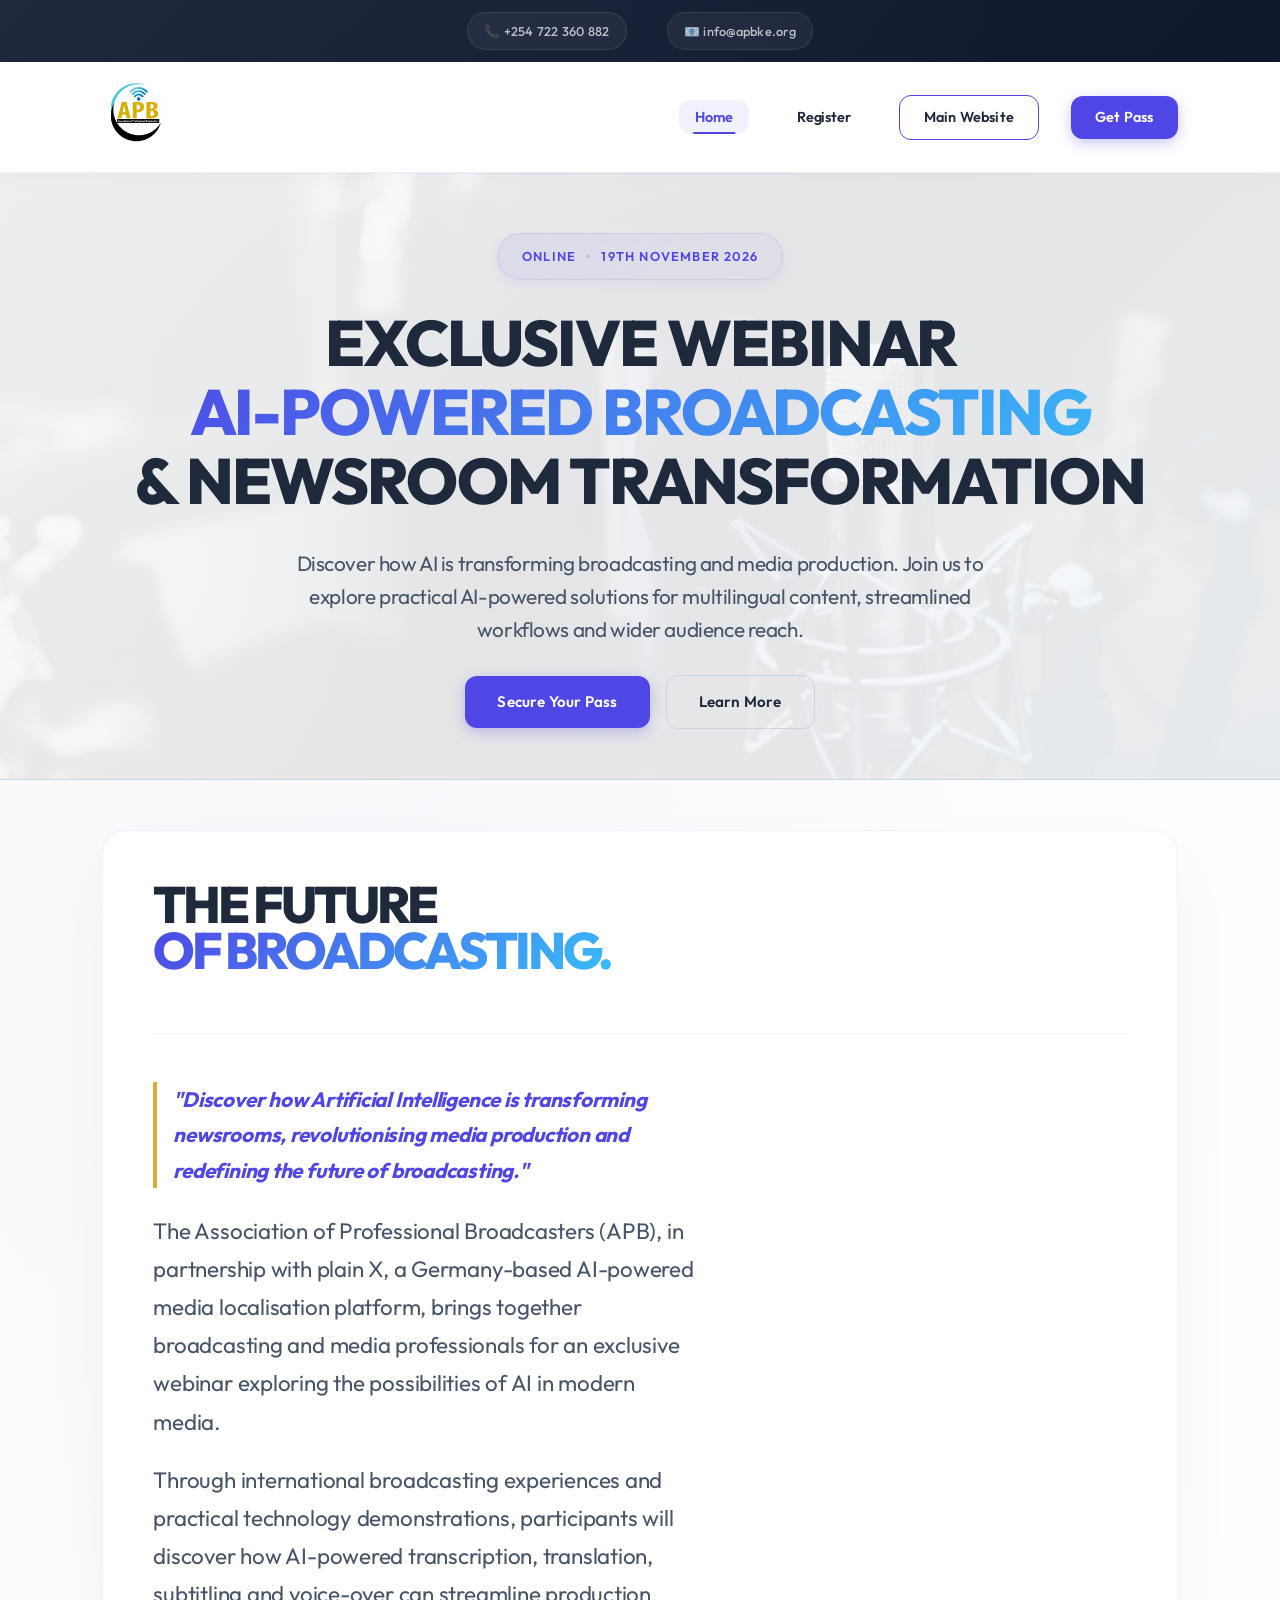
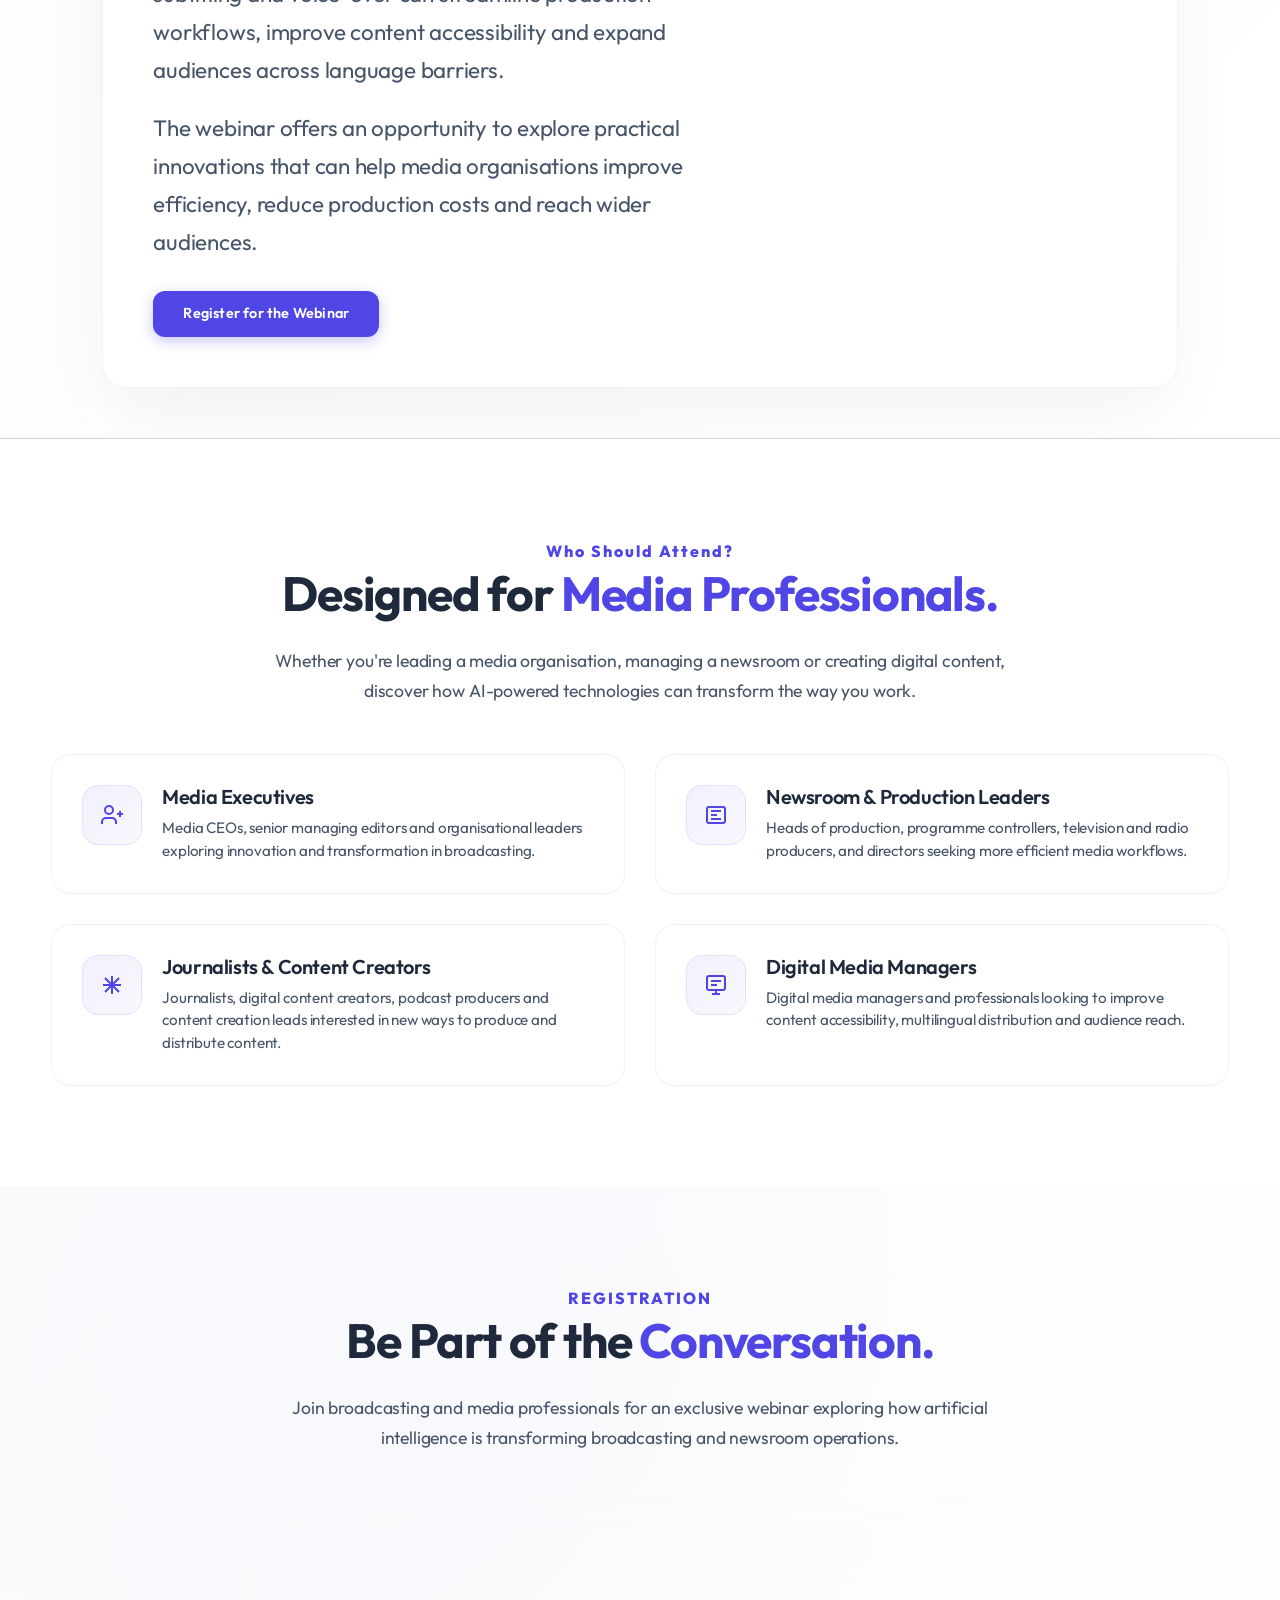
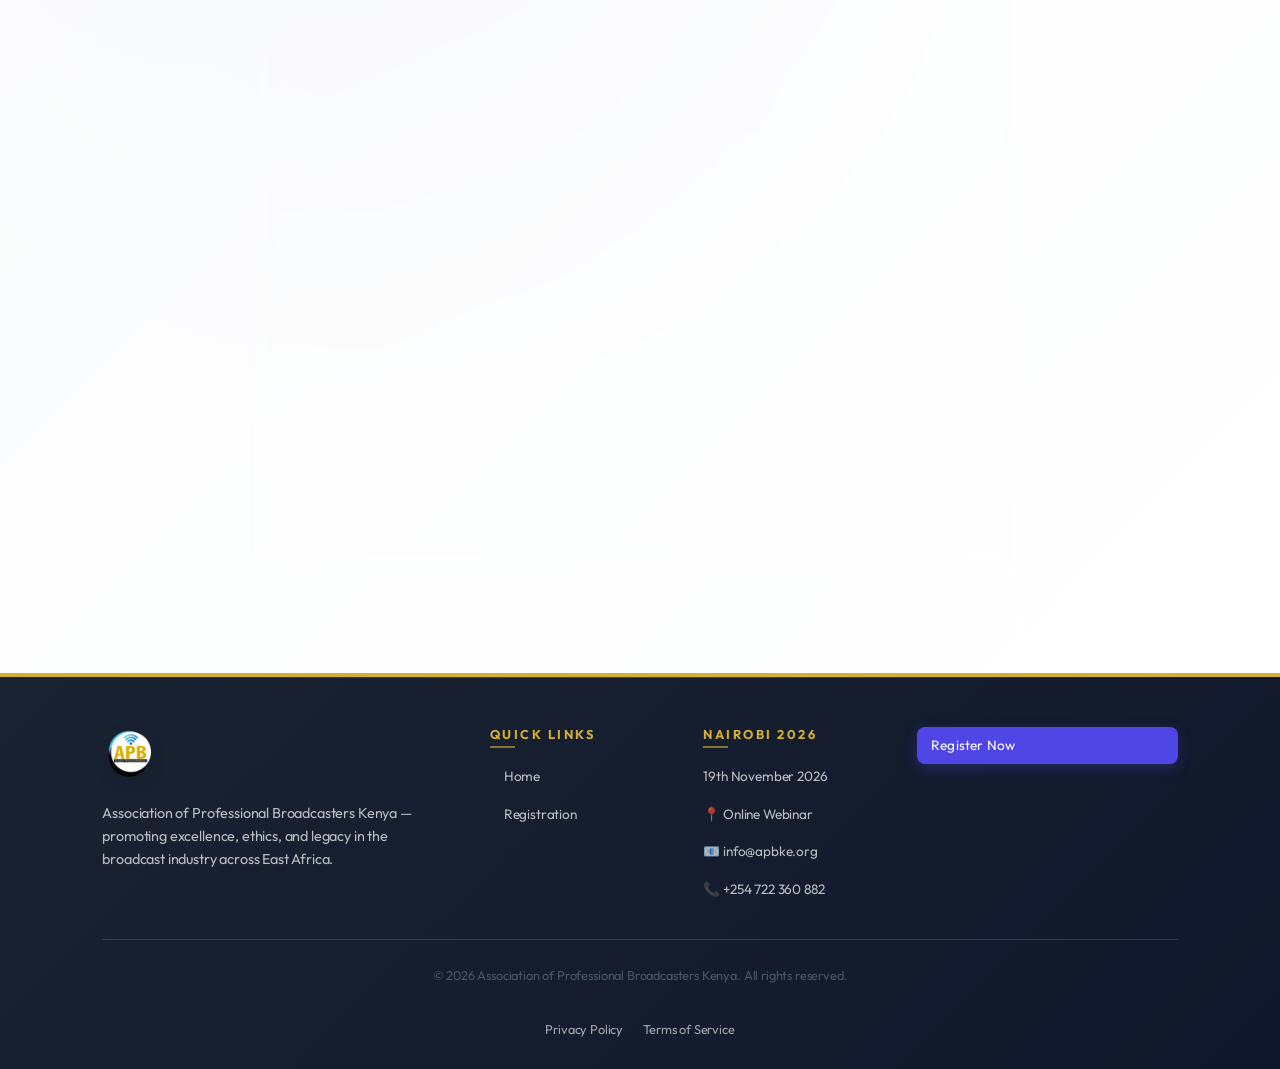
<file: index.html>
<!DOCTYPE html>
<html lang="en">
<head>
  <meta charset="UTF-8"/>
  <meta name="viewport" content="width=device-width, initial-scale=1.0"/>
  <title>Webinar Registration | AI-Powered Broadcasting and Newsroom Transformation</title>
 <meta name="description" content="Join APB Kenya and plain X for an exclusive webinar exploring AI-powered broadcasting, newsroom transformation and media localisation on 19 November 2026.">
   <link rel="icon" type="image/x-icon" href="/favicon.ico"/>
  <link rel="stylesheet" href="/css (2)/css/style.css"/>
 <link rel="preconnect" href="https://fonts.googleapis.com">
  <link rel="preconnect" href="https://fonts.gstatic.com" crossorigin>
  <link href="https://fonts.googleapis.com/css2?family=Outfit:wght@300;400;500;600;700;800;900&display=swap" rel="stylesheet">
</head>
<body>

<!-- Top Bar -->
<div class="top-bar">
  <div class="top-bar-info">
    <a href="tel:+254722360882">📞 +254 722 360 882</a>
    <a href="mailto:info@apbke.org">📧 info@apbke.org</a>
  </div>
  </div>
</div>

<!-- Navigation -->
<nav>
  <a class="nav-logo-text" href="/">
    <img src="/images/APB_LOGO.png" alt="APB Logo" class="logo-img">
  </a>
  <div class="menu-toggle" id="mobile-menu">
    <span></span>
    <span></span>
    <span></span>
  </div>
  <ul class="nav-links">
    <li><a href="/" class="active">Home</a></li>
    <!-- <li><a href="/about.html">About</a></li> -->
    <li><a href="/register.html">Register</a></li>
    <!-- <li><a href="/sponsorship.html">Sponsorship</a></li> -->
    <!-- <li><a href="/contact.html">Contact</a></li> -->
    <li><a href="https://apbke.org" target="_blank" class="btn-secondary" style="padding: 10px 24px; border: 1px solid var(--royal-blue); color: var(--royal-blue);">Main Website</a></li>
    <li><a href="/register.html" class="btn-primary" style="padding: 10px 24px;">Get Pass</a></li>
  </ul>
</nav>

<!-- Main Content -->
<main>
  <!-- Elite Hero Section -->
  <section class="hero-creative hero-bg-image">
    <div class="hero-editorial-split">
      <div class="hero-content">
        <div class="meta-pill reveal">
          <span>Online</span>
          <span style="opacity: 0.3;">•</span>
          <span>19th November 2026</span>
        </div>
     <h1 class="reveal stagger-1">
      EXCLUSIVE WEBINAR <br>
      <span class="text-gradient">
        AI-POWERED BROADCASTING
      </span>
      <span>
        & NEWSROOM TRANSFORMATION
      </span>
    </h1>
    <p class="hero-sub reveal stagger-2" style="text-align: center; max-width: 750px; margin: 20px auto 0;">
      Discover how AI is transforming broadcasting and media production.
      Join us to explore practical AI-powered solutions for multilingual
      content, streamlined workflows and wider audience reach.
    </p>

    <div class="reveal stagger-3" style="display: flex; align-items: center; justify-content: center; flex-wrap: wrap; gap: 16px; margin-top: 28px;">
      <a href="#register" class="btn-primary" style="padding: 14px 32px; font-size: 0.95rem; border-radius: 12px;">
        Secure Your Pass
      </a>

      <a href="#about" class="btn-secondary" style="padding: 14px 32px; font-size: 0.95rem; border-radius: 12px;">
        Learn More
  </a>
</div>
</div>
      <div class="hero-image-wrapper reveal stagger-4">
        <img src="/images/hero.png" alt="Summit Hero Image" class="hero-graphic">
      </div>
    </div>
  </section>

  <!-- Impact Stats Section 
  <section class="impact-section">
    <div class="impact-grid">
      <div class="impact-stat reveal stagger-1">
        <h3 class="counter" data-target="200">0</h3>
        <p>Senior Executives</p>
      </div>
      <div class="impact-stat reveal stagger-2">
        <h3 class="counter" data-target="50">0</h3>
        <p>Global Partners</p>
      </div>
      <div class="impact-stat reveal stagger-3">
        <h3 class="counter" data-target="15">0</h3>
        <p>Countries</p>
      </div>
      <div class="impact-stat reveal stagger-4">
        <h3 class="counter" data-target="25">0</h3>
        <p>Strategic Sessions</p>
      </div>
    </div>
  </section> -->

  <!-- Elite Minimalist About Section -->
  
<section class="section-elite" id="about">
  <div class="focus-card reveal">
    <div class="focus-grid" style="margin-bottom: 30px;">
      <h2 class="focus-title">
        THE FUTURE <br>
        <span class="text-gradient">OF BROADCASTING.</span>
      </h2>
    </div>

    <div class="focus-main-content">
      <div class="lead-highlight">
        <p style="font-weight: 700; color: var(--royal-blue); font-size: 1.3rem; font-style: italic; margin-bottom: 24px; border-left: 4px solid var(--gold); padding-left: 16px;">
          "Discover how Artificial Intelligence is transforming newsrooms, revolutionising media production and redefining the future of broadcasting."
        </p>

        <p>
          The Association of Professional Broadcasters (APB), in partnership with plain X, a Germany-based AI-powered media localisation platform, brings together broadcasting and media professionals for an exclusive webinar exploring the possibilities of AI in modern media.
        </p> 
        <p>
          Through international broadcasting experiences and practical technology demonstrations, participants will discover how AI-powered transcription, translation, subtitling and voice-over can streamline production workflows, improve content accessibility and expand audiences across language barriers.
        </p>
        <p>
          The webinar offers an opportunity to explore practical innovations that can help media organisations improve efficiency, reduce production costs and reach wider audiences.
        </p>

        <a href="#register" class="btn-primary" style="align-self: flex-start; margin-top: 10px; border-radius: 12px; padding: 12px 30px;">
          Register for the Webinar
        </a>
      </div>
    </div>
  </div>
</section>
  <!-- Partners Marquee 
  <section style="padding: 60px 0; background: white; border-top: 1px solid var(--border-light); border-bottom: 1px solid var(--border-light); overflow: hidden;">
    <p style="text-align: center; font-size: 0.78rem; font-weight: 700; letter-spacing: 2px; text-transform: uppercase; color: var(--text-muted); margin-bottom: 40px;">Supported & Partnered With</p>
    
    <div class="marquee-wrapper">
      <div class="marquee-content">
       
        <div class="marquee-item"><img src="/images/APB_LOGO.png" alt="APB Kenya"></div>
        <div class="marquee-item"><img src="/images/bmq.png" alt="Broadcast Media Africa" class="logo-bmq"></div>
        <div class="marquee-item"><img src="/images/mck.png" alt="Media Council of Kenya"></div>
        <div class="marquee-item"><img src="/images/odpc.png" alt="ODPC"></div>
        <div class="marquee-item"><img src="/images/kbc-logo.png" alt="KBC"></div>
        <div class="marquee-item"><img src="/images/KTB.png" alt="KTB" class="logo-ktb"></div>
        
        
        <div class="marquee-item"><img src="/images/APB_LOGO.png" alt="APB Kenya"></div>
        <div class="marquee-item"><img src="/images/bmq.png" alt="Broadcast Media Africa" class="logo-bmq"></div>
        <div class="marquee-item"><img src="/images/mck.png" alt="Media Council of Kenya"></div>
        <div class="marquee-item"><img src="/images/odpc.png" alt="ODPC"></div>
        <div class="marquee-item"><img src="/images/kbc-logo.png" alt="KBC"></div>
        <div class="marquee-item"><img src="/images/KTB.png" alt="KTB" class="logo-ktb"></div>
      </div>
    </div>
  </section> -->

  <!-- Elite Why Partner Section -->

<section class="section-premium" style="background: white; border-top: 1px solid var(--border-light); padding: 100px 4%;">
  <div style="max-width: 1300px; margin: 0 auto;">

    <div class="section-header reveal" style="text-align: center;">
      <span class="section-tag" style="color: var(--royal-blue); font-weight: 800; letter-spacing: 2px;">
        Who Should Attend?
      </span>

      <h2 class="section-title">
        Designed for <span style="color: var(--royal-blue);">Media Professionals.</span>
      </h2>

      <p style="color: var(--text-secondary); max-width: 750px; margin: 0 auto 48px; font-size: 1.1rem;">
        Whether you're leading a media organisation, managing a newsroom or creating digital content, discover how AI-powered technologies can transform the way you work.
      </p>
    </div>

    <div class="editorial-grid">

      <!-- Card 1 -->
      <div class="reveal stagger-1 horizontal-card">
        <div class="icon-wrap">
          <svg width="24" height="24" fill="none" stroke="currentColor" stroke-width="2">
            <path d="M16 21v-2a4 4 0 00-4-4H6a4 4 0 00-4 4v2M9 11a4 4 0 100-8 4 4 0 000 8zM20 8v6M23 11h-6"/>
          </svg>
        </div>
        <div class="card-body">
          <h3 style="font-size: 1.25rem; margin-bottom: 8px; color: var(--navy);">
            Media Executives
          </h3>
          <p style="text-transform: none; color: var(--text-secondary); font-weight: 400; font-size: 0.95rem; line-height: 1.5; margin: 0;">
            Media CEOs, senior managing editors and organisational leaders exploring innovation and transformation in broadcasting.
          </p>
        </div>
      </div>

      <!-- Card 2 -->
      <div class="reveal stagger-2 horizontal-card">
        <div class="icon-wrap">
          <svg width="24" height="24" fill="none" stroke="currentColor" stroke-width="2">
            <rect x="3" y="4" width="18" height="16" rx="2"/>
            <path d="M7 8h10M7 12h6M7 16h10"/>
          </svg>
        </div>
        <div class="card-body">
          <h3 style="font-size: 1.25rem; margin-bottom: 8px; color: var(--navy);">
            Newsroom & Production Leaders
          </h3>
          <p style="text-transform: none; color: var(--text-secondary); font-weight: 400; font-size: 0.95rem; line-height: 1.5; margin: 0;">
            Heads of production, programme controllers, television and radio producers, and directors seeking more efficient media workflows.
          </p>
        </div>
      </div>

      <!-- Card 3 -->
      <div class="reveal stagger-3 horizontal-card">
        <div class="icon-wrap">
          <svg width="24" height="24" fill="none" stroke="currentColor" stroke-width="2">
            <path d="M12 3v18M3 12h18M5 5l14 14M19 5L5 19"/>
          </svg>
        </div>
        <div class="card-body">
          <h3 style="font-size: 1.25rem; margin-bottom: 8px; color: var(--navy);">
            Journalists & Content Creators
          </h3>
          <p style="text-transform: none; color: var(--text-secondary); font-weight: 400; font-size: 0.95rem; line-height: 1.5; margin: 0;">
            Journalists, digital content creators, podcast producers and content creation leads interested in new ways to produce and distribute content.
          </p>
        </div>
      </div>

      <!-- Card 4 -->
      <div class="reveal stagger-4 horizontal-card">
        <div class="icon-wrap">
          <svg width="24" height="24" fill="none" stroke="currentColor" stroke-width="2">
            <rect x="3" y="3" width="18" height="14" rx="2"/>
            <path d="M8 21h8M12 17v4M7 8h10M7 12h6"/>
          </svg>
        </div>
        <div class="card-body">
          <h3 style="font-size: 1.25rem; margin-bottom: 8px; color: var(--navy);">
            Digital Media Managers
          </h3>
          <p style="text-transform: none; color: var(--text-secondary); font-weight: 400; font-size: 0.95rem; line-height: 1.5; margin: 0;">
            Digital media managers and professionals looking to improve content accessibility, multilingual distribution and audience reach.
          </p>
        </div>
      </div>

    </div>
  </div>
</section>
<!-- REGISTRATION SECTION -->
<section class="section-elite" id="register" style="padding: 100px 4%;">

  <div style="max-width: 1100px; margin: 0 auto;">

    <div class="section-header reveal" style="text-align: center; margin-bottom: 48px;">

      <span class="section-tag"
            style="color: var(--royal-blue); font-weight: 800; letter-spacing: 2px;">
        REGISTRATION
      </span>

      <h2 class="section-title">
        Be Part of the
        <span style="color: var(--royal-blue);">Conversation.</span>
      </h2>

      <p style="color: var(--text-secondary); max-width: 720px; margin: 16px auto 0; font-size: 1.1rem;">
        Join broadcasting and media professionals for an exclusive webinar
        exploring how artificial intelligence is transforming broadcasting
        and newsroom operations.
      </p>

    </div>

    <div class="focus-card reveal"
         style="max-width: 780px; margin: 0 auto; padding: 40px; text-align: center;">

      <div style="margin-bottom: 24px;">
        <span class="option-tag">EXCLUSIVE WEBINAR</span>
      </div>

      <h3 style="font-family: 'Outfit', sans-serif; font-size: 1.8rem; font-weight: 900; color: var(--navy); line-height: 1.3; margin-bottom: 16px;">
        AI-POWERED BROADCASTING & NEWSROOM TRANSFORMATION
      </h3>

      <p style="color: var(--text-secondary); max-width: 620px; margin: 0 auto 30px; line-height: 1.8;">
        Explore practical AI-powered solutions for transcription,
        translation, subtitling and voice-over, and discover how they
        can improve media production, accessibility and audience reach.
      </p>

      <!-- Webinar Information -->
      <div style="display: grid; grid-template-columns: repeat(auto-fit, minmax(180px, 1fr)); gap: 16px; margin-bottom: 32px;">

        <div style="background: var(--slate-50); padding: 20px; border-radius: 12px;">
          <div style="font-size: 1.4rem; margin-bottom: 8px;">📅</div>
          <p style="font-size: 0.75rem; font-weight: 800; color: var(--text-muted); letter-spacing: 1px; margin-bottom: 6px;">
            DATE
          </p>
          <p style="font-weight: 700; color: var(--navy);">
            Thursday, 19 November 2026
          </p>
        </div>

        <div style="background: var(--slate-50); padding: 20px; border-radius: 12px;">
          <div style="font-size: 1.4rem; margin-bottom: 8px;">🕣</div>
          <p style="font-size: 0.75rem; font-weight: 800; color: var(--text-muted); letter-spacing: 1px; margin-bottom: 6px;">
            TIME
          </p>
          <p style="font-weight: 700; color: var(--navy);">
            8:30 a.m. EAT
          </p>
        </div>

        <div style="background: var(--slate-50); padding: 20px; border-radius: 12px;">
          <div style="font-size: 1.4rem; margin-bottom: 8px;">💻</div>
          <p style="font-size: 0.75rem; font-weight: 800; color: var(--text-muted); letter-spacing: 1px; margin-bottom: 6px;">
            PLATFORM
          </p>
          <p style="font-weight: 700; color: var(--navy);">
            Zoom
          </p>
        </div>

      </div>

      <!-- Registration Fee 
      <div style="border-top: 1px solid var(--border-light); border-bottom: 1px solid var(--border-light); padding: 24px 0; margin-bottom: 28px;">

        <p style="font-size: 0.8rem; font-weight: 800; color: var(--text-muted); letter-spacing: 1.5px; margin-bottom: 8px;">
          WEBINAR REGISTRATION FEE
        </p>

        <h3 style="font-family: 'Outfit', sans-serif; font-size: 2.5rem; font-weight: 900; color: var(--royal-blue);">
          KSh 1,000
        </h3>

      </div> -->

      <!-- Registration Button -->
      <a href="/register.html"
         class="btn-primary"
         style="display: inline-flex; align-items: center; justify-content: center; gap: 10px; padding: 16px 36px; border-radius: 12px; font-weight: 800; width: 100%; max-width: 360px;">
        Register 
        <span>→</span>
      </a>

      <p style="font-size: 0.85rem; color: var(--text-muted); margin-top: 18px;">
        Complete your registration details and proceed to payment.
      </p>

    </div>

  </div>

</section>
<!-- END REGISTRATION SECTION -->
</main>

<!-- Footer -->
<footer class="footer-premium">
  <div class="footer-grid">
    <div class="footer-brand">
      <img src="/images/APB_LOGO.png" alt="APB Logo" class="logo-img">
      <p>Association of Professional Broadcasters Kenya — promoting excellence, ethics, and legacy in the broadcast industry across East Africa.</p>

    </div>
    <div class="footer-col">
      <h4>Quick Links</h4>
      <a href="/">Home</a>
      <a href="/register.html">Registration</a>
      <!--<a href="/sponsorship.html">Sponsorship</a>
      <a href="/contact.html">Contact Us</a> -->
    </div>
    <div class="footer-col">
      <h4>Nairobi 2026</h4>
      <div class="footer-contact-item">19th November 2026</div>
      <div class="footer-contact-item">📍 Online Webinar</div>
      <div class="footer-contact-item">📧 info@apbke.org</div>
      <div class="footer-contact-item">📞 +254 722 360 882</div>
    </div>
    <div class="footer-col">
     <!-- <h4>Stay Updated</h4>
      <p style="font-size: 0.85rem; margin-bottom: 24px;">Join over 200 senior executives for the premier media event of the year.</p> -->
      <a href="/register.html" class="btn-primary" style="width: 100%; justify-content: center;">Register Now</a>
    </div>
  </div>
  <div class="footer-bottom">
    <p>© 2026 Association of Professional Broadcasters Kenya. All rights reserved.</p>
    <div class="footer-bottom-links">
      <a href="#">Privacy Policy</a>
      <a href="#">Terms of Service</a>
    </div>
  </div>
</footer>

  <script src="/js/main.js"></script>
</body>
</html>
</file>
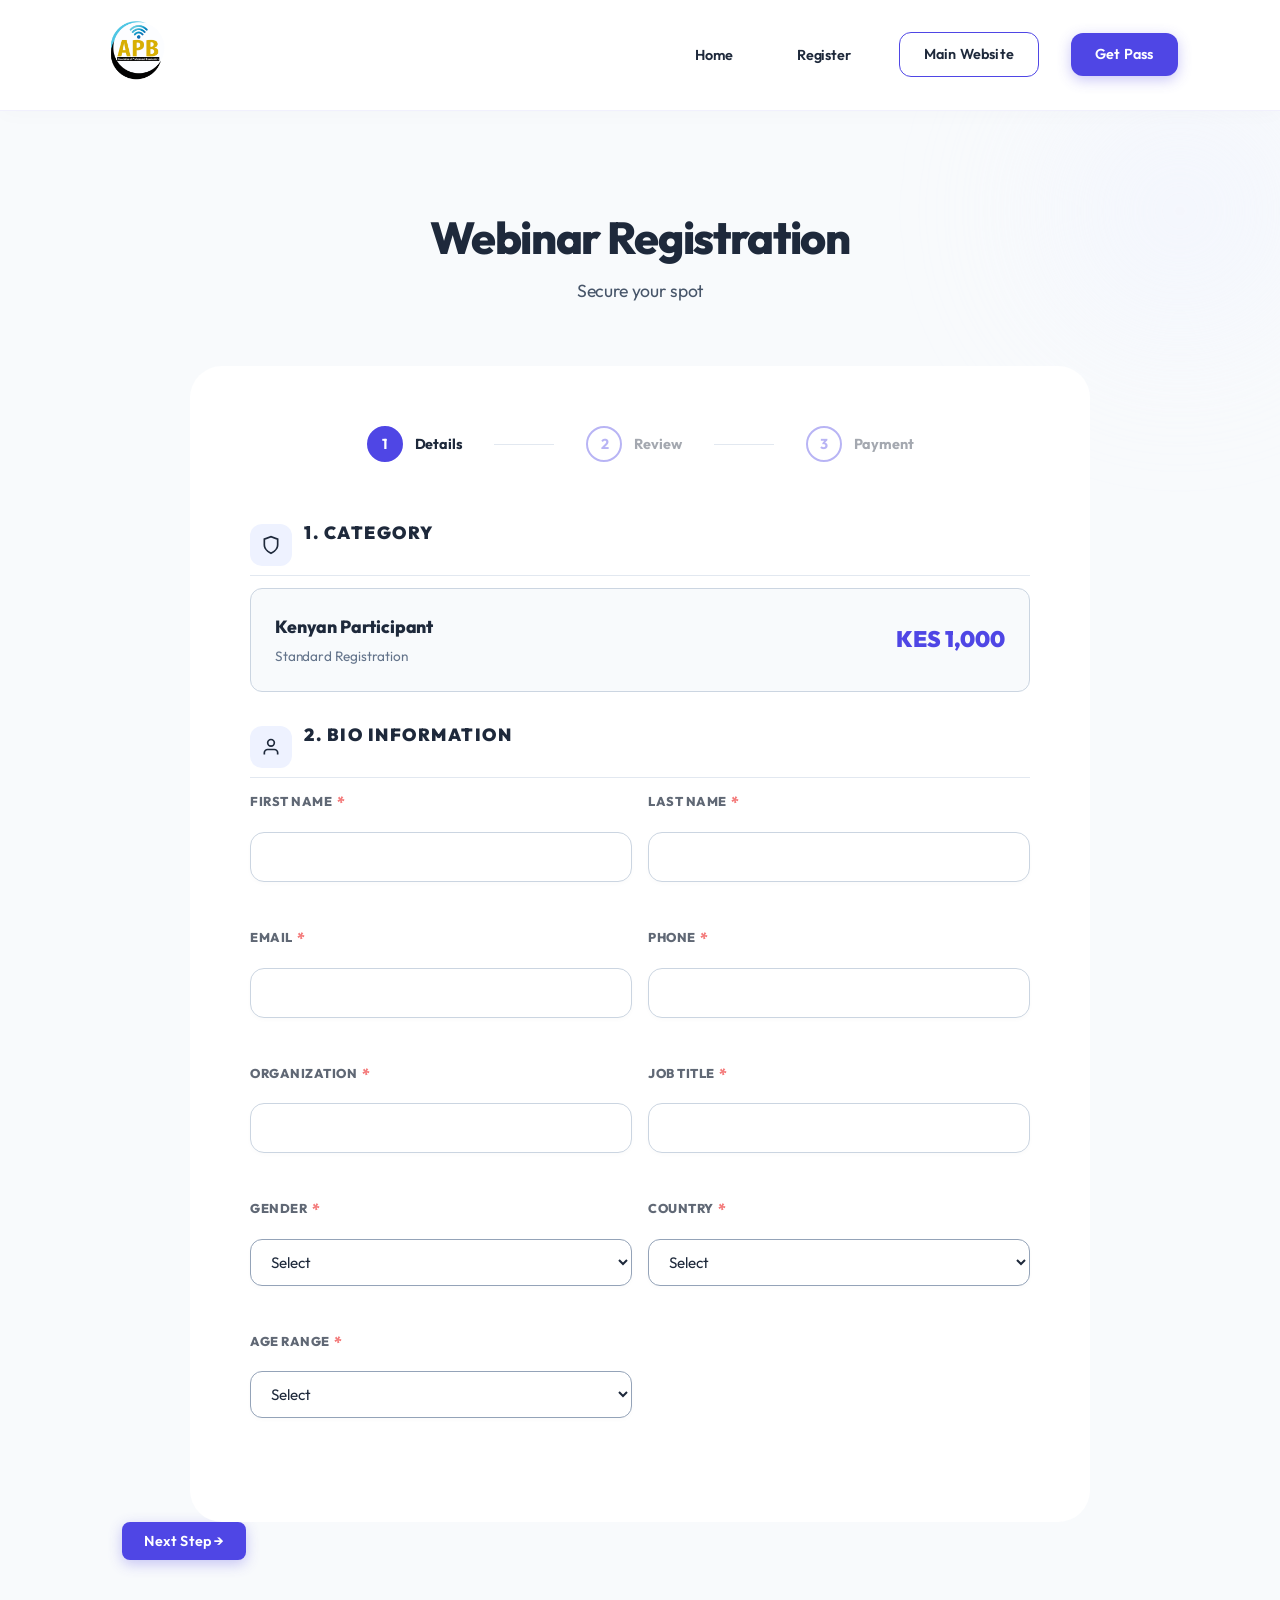
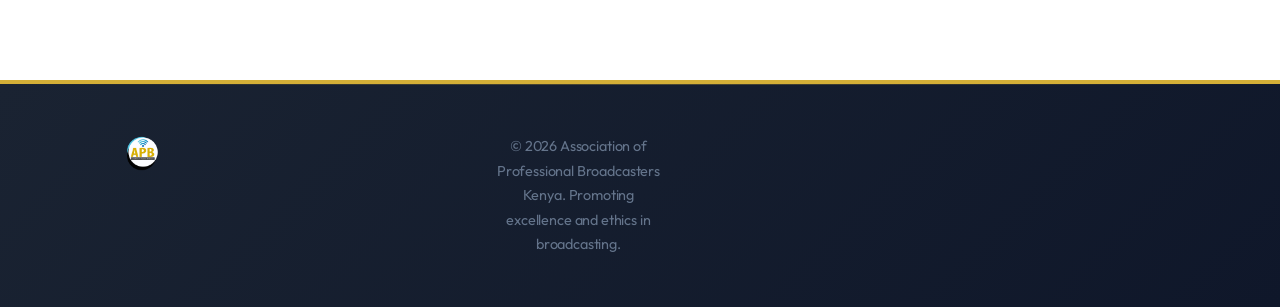
<file: form.html>
<!DOCTYPE html>
<html lang="en">
<head>
  <meta charset="UTF-8"/>
  <meta name="viewport" content="width=device-width, initial-scale=1.0"/>
  <title>Webinar Registration | AI-Powered Broadcasting and Newsroom Transformation</title>
  <meta name="description" content="Complete your delegate registration for the 5th East African Broadcasters Convention.">
  <link rel="icon" type="image/x-icon" href="/favicon.ico"/>
  <link rel="stylesheet" href="/css (2)/css/style.css"/>
  <link rel="preconnect" href="https://fonts.googleapis.com">
  <link rel="preconnect" href="https://fonts.gstatic.com" crossorigin>
  <link href="https://fonts.googleapis.com/css2?family=Inter:wght@400;500;600;700&family=Outfit:wght@400;600;700;800&family=Onest:wght@400;500;600;700;800&display=swap" rel="stylesheet">
  <style>
    .form-step { display: none; animation: fadeIn 0.4s ease-out; }
    .form-step.active { display: block; }
    @keyframes fadeIn { from { opacity: 0; transform: translateY(8px); } to { opacity: 1; transform: translateY(0); } }
    
    .summary-card { background: var(--slate-50); padding: 32px; border-radius: 16px; border: 1px solid var(--border-light); margin-bottom: 32px; }
    .summary-grid { display: grid; grid-template-columns: 1fr 1fr; gap: 20px; }
    .summary-item { display: flex; flex-direction: column; gap: 4px; }
    .summary-label { font-weight: 700; color: var(--text-muted); font-size: 0.75rem; text-transform: uppercase; letter-spacing: 0.5px; }
    .summary-value { font-weight: 600; color: var(--navy); font-size: 1rem; }
    
    .total-summary { border-top: 1px solid var(--border-subtle); margin-top: 24px; padding-top: 24px; display: flex; justify-content: space-between; align-items: center; }
    .total-summary .label { font-weight: 800; font-size: 1.1rem; color: var(--navy); }
    .total-summary .value { font-weight: 900; font-size: 1.6rem; color: var(--blue); }

    .payment-instruction-box { background: #fff; border: 1px solid var(--border-light); border-radius: 12px; padding: 24px; margin-bottom: 24px; }
    .confirmation-input-box { border-top: 1px solid var(--border-subtle); margin-top: 20px; padding-top: 20px; }
  </style>
</head>
<body>

<nav>
  <a class="nav-logo-text" href="/">
    <img src="/images/APB_LOGO.png" alt="APB Logo" class="logo-img">
  </a>
  <div class="menu-toggle" id="mobile-menu">
    <span></span>
    <span></span>
    <span></span>
  </div>
  <ul class="nav-links">
    <li><a href="/">Home</a></li>
    <!--<li><a href="/about.html">About</a></li> -->
    <li><a href="/register.html">Register</a></li>
   <!-- <li><a href="/sponsorship.html">Sponsorship</a></li>
    <li><a href="/contact.html">Contact</a></li> -->
    <li><a href="https://apbke.org" target="_blank" class="btn-secondary" style="padding: 10px 24px; border: 1px solid var(--royal-blue); color: var(--royal-blue);">Main Website</a></li>
    <li><a href="/register.html" class="btn-primary" style="padding: 10px 24px;">Get Pass</a></li>
  </ul>
</nav>

<main class="form-page">
  <div class="container">
    <div style="text-align: center; margin: 60px 0;">
      <h1 style="font-size: 2.8rem; font-weight: 800; color: var(--navy); margin-bottom: 12px; font-family: 'Outfit', sans-serif;">Webinar Registration</h1>
      <p style="color: var(--text-secondary); font-size: 1.1rem;">Secure your spot </p>
    </div>

    <div class="form-card">
        <div class="stepper">
          <div class="step-item active" id="step-1">
            <div class="step-circle">1</div>
            <span class="step-label">Details</span>
          </div>
          <div class="stepper-line"></div>
          <div class="step-item" id="step-2">
            <div class="step-circle">2</div>
            <span class="step-label">Review</span>
          </div>
          <div class="stepper-line"></div>
          <div class="step-item" id="step-3">
            <div class="step-circle">3</div>
            <span class="step-label">Payment</span>
          </div>
        </div>

        <!-- STEP 1: General Details -->
        <div class="form-step active" id="form-step-1">
            <!-- Kenyan Attendance -->
            <div id="standard-attendance-section" style="display: none; margin-bottom: 32px;">
                <div class="form-section-header">
                    <div class="icon-wrap"><svg width="20" height="20" viewBox="0 0 24 24" fill="none" stroke="currentColor" stroke-width="2"><path d="M12 22s8-4 8-10V5l-8-3-8 3v7c0 6 8 10 8 10z"></path></svg></div>
                    <h3>1. Category</h3>
                </div>
                <div style="background: var(--slate-50); padding: 24px; border-radius: 12px; border: 1px solid var(--border-light); display: flex; justify-content: space-between; align-items: center;">
                    <div>
                        <div id="pass-title-main" style="font-weight: 800; color: var(--navy); font-size: 1.1rem;">Webinar Registration</div>
                        <div id="pass-subtitle-main" style="font-size: 0.85rem; color: var(--text-muted); margin-top: 4px;">Kenyan Participant</div>
                    </div>
                    <div id="pass-price-main" style="font-weight: 900; font-size: 1.4rem; color: var(--royal-blue);">-</div>
                </div>
            </div>

            <!-- EA Attendance -->
            <div id="multi-attendance-section" style="display: none; margin-bottom: 32px;">
                <div class="form-section-header">
                    <div class="icon-wrap"><svg width="20" height="20" viewBox="0 0 24 24" fill="none" stroke="currentColor" stroke-width="2"><path d="M12 22s8-4 8-10V5l-8-3-8 3v7c0 6 8 10 8 10z"></path></svg></div>
                    <h3>1. Select Pass</h3>
                </div>
               <!--<div style="background: white; border: 1px solid var(--border-light); border-radius: 12px; padding: 20px; margin-bottom: 12px; display: flex; justify-content: space-between; align-items: center;">
                    <div>
                        <div style="font-weight: 800; color: var(--navy);">Conference Pass (Physical)</div>
                        <div style="font-size: 0.85rem; color: var(--text-muted); font-weight: 600;">USD 295.00</div>
                    </div>
                    <div style="display: flex; align-items: center; gap: 12px; background: #f8fafc; padding: 8px; border-radius: 8px; border: 1px solid #e2e8f0;">
                        <button type="button" id="btn-p-minus" style="padding: 4px 10px; cursor: pointer;">-</button>
                        <span id="qty-physical" style="font-weight: 800; min-width: 20px; text-align: center;">1</span>
                        <button type="button" id="btn-p-plus" style="padding: 4px 10px; cursor: pointer;">+</button>
                    </div>
                </div> -->
                <div style="background: white; border: 1px solid var(--border-light); border-radius: 12px; padding: 20px; display: flex; justify-content: space-between; align-items: center;">
                    <div>
                        <div style="font-weight: 800; color: var(--navy);">Virtual Webinar Attendance</div>
                        <div style="font-size: 0.85rem; color: var(--text-muted); font-weight: 600;">USD 20.00</div>
                    </div>
                    <div style="display: flex; align-items: center; gap: 12px; background: #f8fafc; padding: 8px; border-radius: 8px; border: 1px solid #e2e8f0;">
                        <button type="button" id="btn-v-minus" style="padding: 4px 10px; cursor: pointer;">-</button>
                        <span id="qty-virtual" style="font-weight: 800; min-width: 20px; text-align: center;">1</span>
                        <button type="button" id="btn-v-plus" style="padding: 4px 10px; cursor: pointer;">+</button>
                    </div>
                </div>
            </div>

            <div class="form-section active">
              <div class="form-section-header">
                <div class="icon-wrap"><svg width="20" height="20" viewBox="0 0 24 24" fill="none" stroke="currentColor" stroke-width="2"><path d="M20 21v-2a4 4 0 0 0-4-4H8a4 4 0 0 0-4 4v2"></path><circle cx="12" cy="7" r="4"></circle></svg></div>
                <h3>2. Bio Information</h3>
              </div>
              <div class="form-row">
                <div class="form-group"><label>First Name <span class="required-star">*</span></label><input type="text" id="firstName" required></div>
                <div class="form-group"><label>Last Name <span class="required-star">*</span></label><input type="text" id="lastName" required></div>
              </div>
              <div class="form-row">
                <div class="form-group"><label>Email <span class="required-star">*</span></label><input type="email" id="email" required></div>
                <div class="form-group"><label>Phone <span class="required-star">*</span></label><input type="tel" id="phone" required></div>
              </div>
              <div class="form-row">
                <div class="form-group"><label>Organization <span class="required-star">*</span></label><input type="text" id="organization" required></div>
                <div class="form-group"><label>Job Title <span class="required-star">*</span></label><input type="text" id="jobTitle" required></div>
              </div>
              <div class="form-row">
                <div class="form-group"><label>Gender <span class="required-star">*</span></label>
                  <select id="gender" required><option value="">Select</option><option>Male</option><option>Female</option></select>
                </div>
                <div class="form-group"><label>Country <span class="required-star">*</span></label>
                  <select id="countryRes" required>
                    <option value="">Select</option>
                    <option>Kenya</option><option>Tanzania</option><option>Uganda</option><option>Rwanda</option><option>Burundi</option><option>South Sudan</option><option>Other</option>
                  </select>
                </div>
              </div>
              <div class="form-row">
               <!--- <div class="form-group">
                  <label id="county-label">County <span class="required-star">*</span></label>
                  <select id="county" required>
                    <option value="">Select County</option>
                    <option value="Baringo">Baringo</option><option value="Bomet">Bomet</option><option value="Bungoma">Bungoma</option><option value="Busia">Busia</option><option value="Elgeyo Marakwet">Elgeyo Marakwet</option><option value="Embu">Embu</option><option value="Garissa">Garissa</option><option value="Homa Bay">Homa Bay</option><option value="Isiolo">Isiolo</option><option value="Kajiado">Kajiado</option><option value="Kakamega">Kakamega</option><option value="Kericho">Kericho</option><option value="Kiambu">Kiambu</option><option value="Kilifi">Kilifi</option><option value="Kirinyaga">Kirinyaga</option><option value="Kisii">Kisii</option><option value="Kisumu">Kisumu</option><option value="Kitui">Kitui</option><option value="Kwale">Kwale</option><option value="Laikipia">Laikipia</option><option value="Lamu">Lamu</option><option value="Machakos">Machakos</option><option value="Makueni">Makueni</option><option value="Mandera">Mandera</option><option value="Marsabit">Marsabit</option><option value="Meru">Meru</option><option value="Migori">Migori</option><option value="Murang'a">Murang'a</option><option value="Nairobi">Nairobi</option><option value="Nakuru">Nakuru</option><option value="Nandi">Nandi</option><option value="Narok">Narok</option><option value="Nyamira">Nyamira</option><option value="Nyandarua">Nyandarua</option><option value="Nyeri">Nyeri</option><option value="Samburu">Samburu</option><option value="Siaya">Siaya</option><option value="Taita Taveta">Taita Taveta</option><option value="Tana River">Tana River</option><option value="Tharaka Nithi">Tharaka Nithi</option><option value="Trans Nzoia">Trans Nzoia</option><option value="Turkana">Turkana</option><option value="Uasin Gishu">Uasin Gishu</option><option value="Vihiga">Vihiga</option><option value="Wajir">Wajir</option><option value="West Pokot">West Pokot</option>
                  </select>
                  <input type="text" id="cityRegion" placeholder="City / State" style="display:none;">
                </div> -->
                <div class="form-group"><label>Age Range <span class="required-star">*</span></label>
                  <select id="ageRange" required><option value="">Select</option><option>18-34</option><option>35-50</option><option>50+</option></select>
                </div>
              </div>
            </div>
        </div>

        <!-- STEP 2: Review -->
        <div class="form-step" id="form-step-2">
          <div class="form-section-header" style="justify-content: center; margin-bottom: 24px;"><h3>Review Your Details</h3></div>
          <div class="summary-card">
            <div class="summary-grid">
              <div class="summary-item"><span class="summary-label">Full Name</span><span class="summary-value" id="v-name">—</span></div>
              <div class="summary-item"><span class="summary-label">Email Address</span><span class="summary-value" id="v-email-val">—</span></div>
              <div class="summary-item"><span class="summary-label">Phone Number</span><span class="summary-value" id="v-phone">—</span></div>
              <div class="summary-item"><span class="summary-label">Organization</span><span class="summary-value" id="v-org">—</span></div>
              <div class="summary-item"><span class="summary-label">Job Title</span><span class="summary-value" id="v-job">—</span></div>
              <div class="summary-item"><span class="summary-label">Gender</span><span class="summary-value" id="v-gender">—</span></div>
            <!--- <div class="summary-item"><span class="summary-label">Location</span><span class="summary-value" id="v-county">—</span></div> -->
              <div class="summary-item"><span class="summary-label">Age Range</span><span class="summary-value" id="v-age">—</span></div>
              <div class="summary-item"><span class="summary-label">Pass Category</span><span class="summary-value" id="summaryPassType">—</span></div>
              <div class="summary-item"><span class="summary-label">Attendance</span><span class="summary-value" id="summaryPassCategory">—</span></div>
            </div>
            <div class="total-summary">
                <span class="label">Total Amount</span>
                <span class="value" id="summaryTotal">—</span>
            </div>
          </div>
        </div>

        <!-- STEP 3: Payment -->
        <div class="form-step" id="form-step-3">
            <div class="form-section-header">
              <div class="icon-wrap"><svg width="20" height="20" viewBox="0 0 24 24" fill="none" stroke="currentColor" stroke-width="2"><rect x="1" y="4" width="22" height="16" rx="2" ry="2"></rect><line x1="1" y1="10" x2="23" y2="10"></line></svg></div>
              <h3 id="payment-step-title">3. Complete Payment</h3>
            </div>

            <!-- KENYA: MPESA SECTION -->
            <div id="mpesa-section" style="display:none;">
               <div class="payment-instruction-box">
                  <div style="display: flex; align-items: center; gap: 12px; margin-bottom: 20px;">
                    <img src="/images/mpesa.png" alt="M-Pesa" style="height: 32px;">
                    <span style="font-weight: 800; color: var(--navy);">M-Pesa Payment</span>
                  </div>
                  <p style="font-size: 0.9rem; color: var(--text-secondary); margin-bottom: 20px;">
                    <strong>Primary Method:</strong> STK Push (You will receive a prompt on your phone).<br>
                    <strong>Alternative:</strong> Use M-Pesa Paybill <strong>972700</strong>, Account Number: <strong><span class="reg-id-display">Registration ID</span></strong>.
                  </p>
                  <div class="form-group">
                    <label>M-Pesa Phone Number</label>
                    <input type="tel" id="mpesaPhone" placeholder="07XXXXXXXX">
                  </div>
                  <div style="background:#f1f5f9; padding:16px 24px; border-radius:12px; margin-bottom:24px; display:flex; justify-content:space-between; align-items:center;">
                    <span style="font-weight:700; color:var(--text-muted); text-transform:uppercase; font-size:0.8rem;">Total to Pay</span>
                    <span class="value" id="mpesa-total" style="font-weight:900; font-size:1.4rem; color:var(--royal-blue);">KES 0</span>
                  </div>
                  <button class="btn-cta-premium" id="btn-pay" style="width: 100%;">Launch Payment Prompt</button>
               </div>
               
               <!-- POST-PAYMENT VERIFICATION -->
               <div id="mpesa-confirmation-section" style="display:none; border: 2px dashed var(--blue); padding: 24px; border-radius: 12px; background: #f0f7ff;">
                  <h4 style="margin-bottom: 8px;">Verification Required</h4>
                  <p style="font-size: 0.85rem; margin-bottom: 16px;">Once you receive the M-Pesa SMS, enter the Transaction Code below.</p>
                  <div class="form-group">
                    <label>Transaction Code (e.g. SCN7Q8...)</label>
                    <input type="text" id="mpesaTransactionCode" placeholder="Enter M-Pesa Code">
                  </div>
                  <button class="btn-primary" id="btn-mpesa-confirm" style="width: 100%;">Complete Registration &nbsp;✅</button>
               </div>
            </div>

            <div id="bank-section" style="display:none;">
                <div class="payment-instruction-box">
                  <div style="font-weight: 800; color: var(--navy); margin-bottom: 16px;">🏦 Bank Transfer Details</div>
                  <div style="background: var(--slate-50); border: 1px solid var(--border-light); padding: 20px; border-radius: 12px; font-size: 0.95rem; margin-bottom: 20px; line-height: 1.8;">
                    <div style="display: grid; grid-template-columns: 140px 1fr; gap: 8px;">
                        <strong>Account Name:</strong> <span>ASSOCIATION OF PROFESSIONAL BROACASTERS</span>
                        <strong>Bank Name:</strong> <span>Credit Bank PLC (Bank Code: 025)</span>
                        <strong>Branch:</strong> <span>LAVINGTON BRANCH (Code: 013)</span>
                        <strong>Swift Code:</strong> <span>CRBTKENA</span>
                        <strong>Account (KES):</strong> <span>0131016000003</span>
                        <strong>Account (USD):</strong> <span>0131016000017</span>
                        <strong>Account (EUR):</strong> <span>0131016000018</span>
                        <strong>Account (GBP):</strong> <span>0131016000019</span>
                        <strong>Reference:</strong> <span id="bank-reference" style="color: var(--blue); font-weight: 800; background: #fff; padding: 2px 8px; border-radius: 4px; border: 1px solid var(--border-subtle);">REG-XXXX</span>
                    </div>
                  </div>
                  <div id="intermediary-details" style="display:none; font-size: 0.8rem; background: #fffdf0; border: 1px solid #ffeeba; padding: 15px; border-radius: 8px; margin-bottom: 20px;">
                    <h5 style="margin-top: 0; color: #856404;">🌍 Intermediary Bank Details (International Transfers)</h5>
                    <p style="margin-bottom: 5px;"><strong>USD:</strong> Standard Chartered Bank (SCBLUS33), A/C: 3582054451001</p>
                    <p style="margin-bottom: 5px;"><strong>EUR:</strong> Standard Chartered Bank (SCBLDEFX), IBAN: DE39512305000050008709</p>
                    <p><strong>GBP:</strong> Standard Chartered Bank (SCBLGB2L), A/C: 01250590801</p>
                  </div>
                  </div>
                  <div style="background:#f1f5f9; padding:16px 24px; border-radius:12px; margin-bottom:24px; display:flex; justify-content:space-between; align-items:center;">
                    <span style="font-weight:700; color:var(--text-muted); text-transform:uppercase; font-size:0.8rem;">Total Amount</span>
                    <span class="value" id="bank-total" style="font-weight:900; font-size:1.4rem; color:var(--royal-blue);">USD 0.00</span>
                  </div>
                  <div class="form-group">
                    <label>Transaction Reference <span class="required-star">*</span></label>
                    <input type="text" id="transactionId" placeholder="Enter Bank Reciept Reference">
                  </div>
                  <button class="btn-cta-premium" id="btn-bank-confirm" style="width: 100%;">Confirm Bank Transfer &nbsp;🏦</button>
                </div>
            </div>
        </div>

        <div class="form-actions">
            <button type="button" id="prevBtn" class="btn-secondary" style="display:none;">← Back</button>
            <button type="button" id="nextBtn" class="btn-primary">Next Step →</button>
        </div>

        <!-- SUCCESS SCREEN -->
        <div id="success-screen" style="display: none; text-align: center;">
            <div style="font-size: 4rem; margin-bottom: 24px;">✅</div>
            <h2 style="font-size: 2rem; margin-bottom: 12px;">Registration Submitted</h2>
            <p style="color: var(--text-secondary); margin-bottom: 32px;">Success! You have registered successfully. An ID has been generated for you.</p>
            <div class="summary-card" style="text-align: left;">
              <div class="summary-grid">
                <div class="summary-item"><span class="summary-label">Reg ID</span><span class="summary-value" id="r-reg-id">—</span></div>
                <div class="summary-item"><span class="summary-label">Receipt #</span><span class="summary-value" id="r-receipt">—</span></div>
              </div>
            </div>
            <a href="/" class="btn-primary" style="display: inline-block;">Back to Homepage</a>
        </div>
    </div>
  </div>
</main>

<footer class="footer-premium" style="margin-top: 80px;">
  <div class="container footer-grid" style="text-align: center;">
      <img src="/images/APB_LOGO.png" alt="APB Logo" class="logo-img" style="height: 40px; margin-bottom: 16px;">
      <p style="font-size: 0.9rem; color: var(--text-muted);">&copy; 2026 Association of Professional Broadcasters Kenya. Promoting excellence and ethics in broadcasting.</p>
  </div>
</footer>

<script src="/js/main.js"></script>
<script src="/js/form.js"></script>
</body>
</html>
</file>
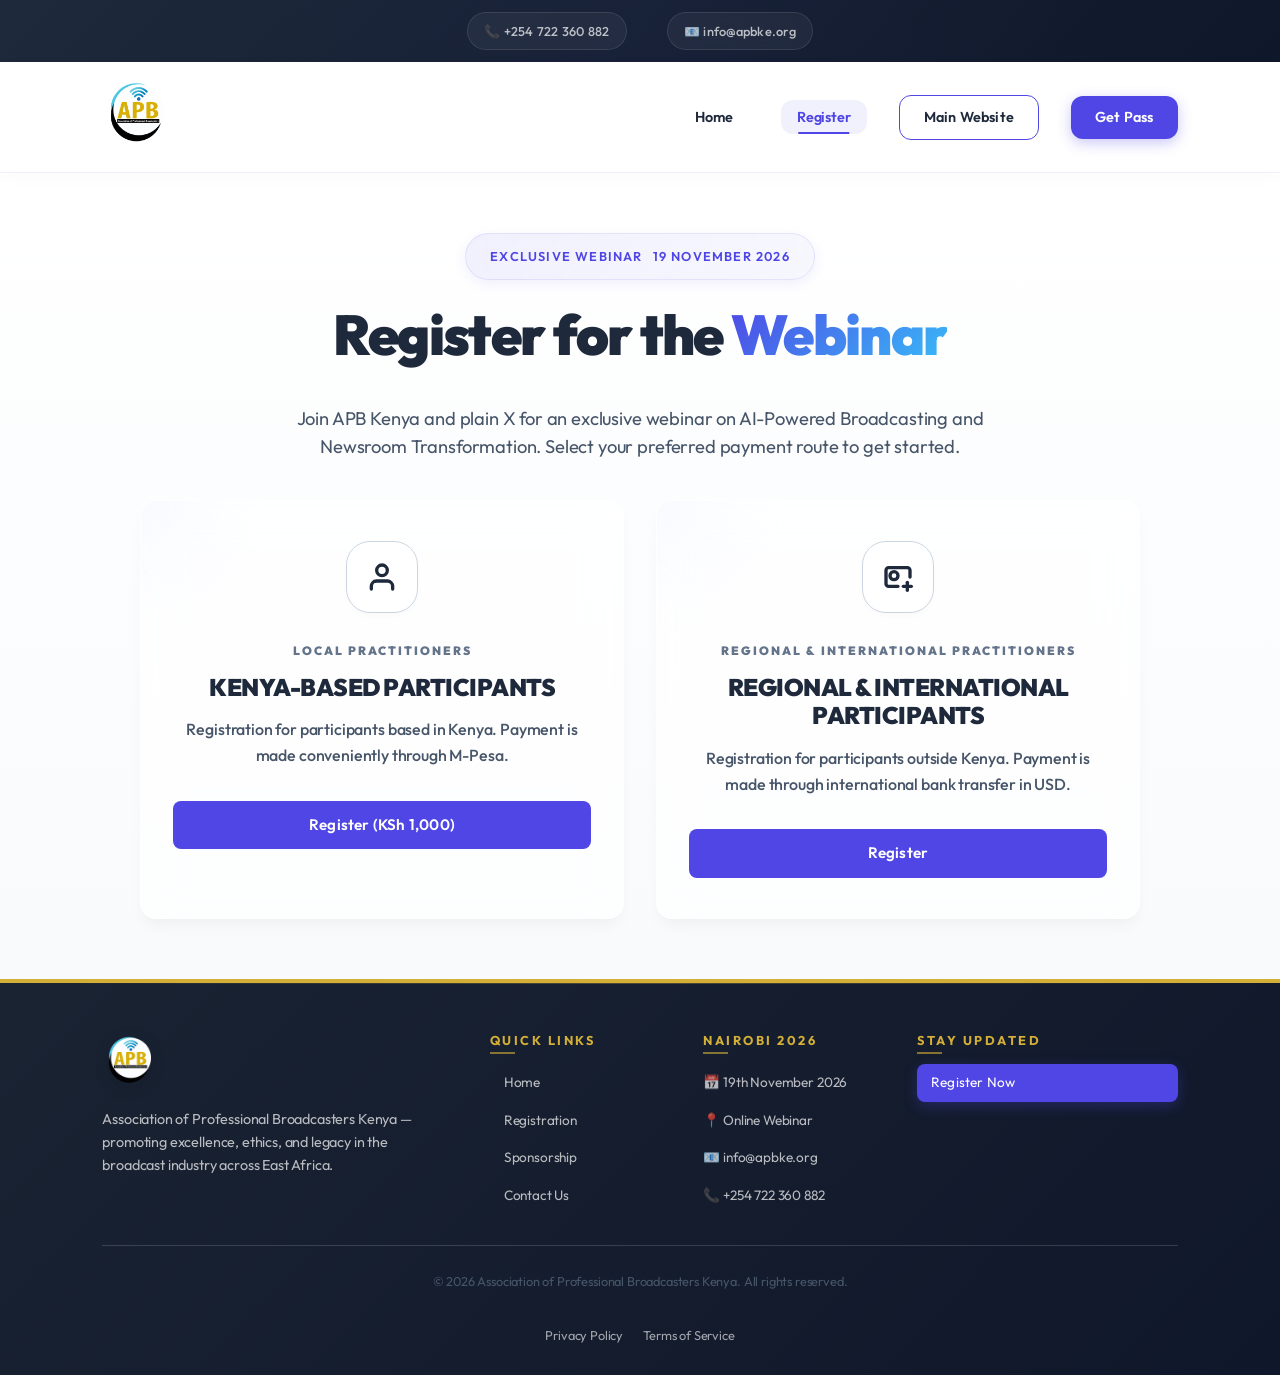
<file: register.html>
<!DOCTYPE html>
<html lang="en">
<head>
  <meta charset="UTF-8"/>
  <meta name="viewport" content="width=device-width, initial-scale=1.0"/>
  <meta http-equiv="X-UA-Compatible" content="IE=edge">
  <meta name="renderer" content="webkit"/>
  <title>Webinar Registration | AI-Powered Broadcasting and Newsroom Transformation</title>
  <meta name="description" content="Register for the APB and Plain X online webinar">
  <link rel="stylesheet" href="css (2)/css/style.css"/>
  <link rel="preconnect" href="https://fonts.googleapis.com">
  <link rel="preconnect" href="https://fonts.gstatic.com" crossorigin>
  <link href="https://fonts.googleapis.com/css2?family=Outfit:wght@400;500;600;700;800;900&display=swap" rel="stylesheet">
</head>
<body>

<!-- Top Bar -->
<div class="top-bar">
  <div class="top-bar-info">
    <a href="tel:+254722360882">📞 +254 722 360 882</a>
    <a href="mailto:info@apbke.org">📧 info@apbke.org</a>
  </div>
  </div>
</div>

<nav>
  <a class="nav-logo-text" href="/">
    <img src="/images/APB_LOGO.png" alt="APB Logo" class="logo-img">
  </a>
  <div class="menu-toggle" id="mobile-menu">
    <span></span>
    <span></span>
    <span></span>
  </div>
  <ul class="nav-links">
    <li><a href="/">Home</a></li>
   <!-- <li><a href="/about.html">About</a></li> -->
    <li><a href="/register.html" class="active">Register</a></li>
   <!-- <li><a href="/sponsorship.html">Sponsorship</a></li> -->
   <!-- <li><a href="/contact.html">Contact</a></li> -->
    <li><a href="https://apbke.org" target="_blank" class="btn-secondary" style="padding: 10px 24px; border: 1px solid var(--royal-blue); color: var(--royal-blue);">Main Website</a></li>
    <li><a href="/register.html" class="btn-primary" style="padding: 10px 24px;">Get Pass</a></li>
  </ul>
</nav>

<!-- Portal Body -->
<main class="portal-page">
    <div class="meta-pill" style="margin: 0 auto 24px;">
      <span>Exclusive Webinar </span>
    <span>19 November 2026</span>
    </div>
    
    <div style="text-align: center; margin-bottom: 40px;">
      <h1 style="font-family: 'Outfit', sans-serif; font-size: 3.5rem; font-weight: 900; color: var(--navy); margin-bottom: 12px; line-height: 1.1;">
       Register for the  <span style="background: linear-gradient(135deg, var(--royal-blue), #38bdf8); -webkit-background-clip: text; background-clip: text; -webkit-text-fill-color: transparent;">Webinar</span>
      </h1>
    </div>
    <p class="portal-sub">
      Join APB Kenya and plain X for an exclusive webinar on
      AI-Powered Broadcasting and Newsroom Transformation.
      Select your preferred payment route to get started.
    </p>
    <div class="portal-grid elite-grid" style="grid-template-columns: repeat(auto-fit, minmax(300px, 1fr));">
      <!-- 1. Kenyan Delegates -->
      <div class="portal-option-card">
        <div class="option-icon">
          <svg width="32" height="32" viewBox="0 0 24 24" fill="none" stroke="currentColor" stroke-width="2.5" stroke-linecap="round" stroke-linejoin="round"><path d="M20 21v-2a4 4 0 0 0-4-4H8a4 4 0 0 0-4 4v2"></path><circle cx="12" cy="7" r="4"></circle></svg>
        </div>
        <div class="option-tag">Local Practitioners</div>
        <h3 class="option-label">Kenya-Based Participants</h3>
        <p class="option-desc">Registration for participants based in Kenya.
        Payment is made conveniently through M-Pesa.</p>
        <a href="/form.html?type=kenya" class="btn-cta-premium" style="width: 100%;">Register (KSh 1,000)</a>
      </div>

      <!-- APB Members 
      <div class="portal-option-card">
        <div class="option-icon">
          <svg width="32" height="32" viewBox="0 0 24 24" fill="none" stroke="currentColor" stroke-width="2.5" stroke-linecap="round" stroke-linejoin="round"><path d="M17 21v-2a4 4 0 0 0-4-4H5a4 4 0 0 0-4 4v2"></path><circle cx="9" cy="7" r="4"></circle><path d="M23 21v-2a4 4 0 0 0-3-3.87"></path><path d="M16 3.13a4 4 0 0 1 0 7.75"></path></svg>
        </div>
        <div class="option-tag">Members</div>
        <h3 class="option-label">APB MEMBERS</h3>
        <a href="/apb-member.html" class="btn-cta-premium" style="width: 100%;">Register (Free)</a>
      </div> -->

      <!-- 2. East-Africa Delegates -->
      <div class="portal-option-card">
        <div class="option-icon">
          <svg width="32" height="32" viewBox="0 0 24 24" fill="none" stroke="currentColor" stroke-width="2.5" stroke-linecap="round" stroke-linejoin="round"><path d="M21 12V7a2 2 0 0 0-2-2H5a2 2 0 0 0-2 2v10a2 2 0 0 0 2 2h7"></path><path d="M16 19h6"></path><path d="M19 16v6"></path><circle cx="9" cy="11" r="3"></circle></svg>
        </div>
        <div class="option-tag">Regional & International Practitioners</div>
        <h3 class="option-label">Regional & International Participants</h3>
        <p class="option-desc">Registration for participants outside Kenya.
        Payment is made through international bank transfer in USD.</p>
        <a href="/form.html?type=ea" class="btn-cta-premium" style="width: 100%;"> Register</a>
      </div>

      <!-- 3. Exhibitions -
      <div class="portal-option-card">
        <div class="option-icon">
          <svg width="32" height="32" viewBox="0 0 24 24" fill="none" stroke="currentColor" stroke-width="2.5" stroke-linecap="round" stroke-linejoin="round"><rect x="3" y="3" width="18" height="18" rx="2" ry="2"></rect><line x1="3" y1="9" x2="21" y2="9"></line><line x1="9" y1="21" x2="9" y2="9"></line></svg>
        </div>
        <div class="option-tag">International</div>
        <h3 class="option-label">EXHIBITIONS</h3>
        <a href="/exhibition.html" class="btn-cta-premium" style="width: 100%;">Book Booth (USD 1,000)</a>
      </div> -->

      <!-- 4. Sponsorships 
      <div class="portal-option-card">
        <div class="option-icon">
          <svg width="32" height="32" viewBox="0 0 24 24" fill="none" stroke="currentColor" stroke-width="2.5" stroke-linecap="round" stroke-linejoin="round"><rect x="2" y="7" width="20" height="14" rx="2" ry="2"></rect><path d="M16 21V5a2 2 0 0 0-2-2h-4a2 2 0 0 0-2 2v16"></path></svg>
        </div>
        <div class="option-tag">Corporate</div>
        <h3 class="option-label">SPONSORSHIPS & PARTNERSHIPS</h3>
        <p class="option-desc">Elevate your brand with premium exhibition spaces and exclusive visibility tiers.</p>
        <a href="/sponsorship.html" class="btn-cta-premium" style="width: 100%;">Partner with Us</a>
      </div> -->
    </div>
  </main>

<footer class="footer-premium">
  <div class="footer-grid">
    <div class="footer-brand">
      <img src="/images/APB_LOGO.png" alt="APB Logo" class="logo-img">
      <p>Association of Professional Broadcasters Kenya — promoting excellence, ethics, and legacy in the broadcast industry across East Africa.</p>
    </div>
    <div class="footer-col">
      <h4>Quick Links</h4>
      <a href="/">Home</a>
      <a href="/register.html">Registration</a>
      <a href="/sponsorship.html">Sponsorship</a>
      <a href="/contact.html">Contact Us</a>
    </div>
    <div class="footer-col">
      <h4>Nairobi 2026</h4>
      <div class="footer-contact-item">📅 19th November 2026</div>
      <div class="footer-contact-item">📍 Online Webinar</div>
      <div class="footer-contact-item">📧 info@apbke.org</div>
      <div class="footer-contact-item">📞 +254 722 360 882</div>
    </div>
    <div class="footer-col">
      <h4>Stay Updated</h4>
      <!--<p style="font-size: 0.85rem; margin-bottom: 24px;">Join over 200 senior executives for the premier media event of the year.</p> -->
      <a href="/register.html" class="btn-primary" style="width: 100%; justify-content: center;">Register Now</a>
    </div>
  </div>
  <div class="footer-bottom">
    <p>© 2026 Association of Professional Broadcasters Kenya. All rights reserved.</p>
    <div class="footer-bottom-links">
      <a href="#">Privacy Policy</a>
      <a href="#">Terms of Service</a>
    </div>
  </div>
</footer>

  <script src="/js/main.js"></script>
</body>
</html>
</file>
<file: css (2)/css/style.css>
/* ===== PROFESSIONAL MINIMALIST SYSTEM ===== */
:root {
  /* Colors - Clean & Professional */
  --navy: #1E293B;
  --royal-blue: #4F46E5;
  --blue-soft: #EEF2FF;
  --indigo-700: #4338CA;
  --gold: #D4AF37;
  --white: #FFFFFF;
  --slate-50: #F8FAFC;
  --slate-100: #F1F5F9;
  --slate-200: #E2E8F0;
  --slate-400: #94A3B8;
  --slate-600: #475569;
  --slate-800: #1E293B;
  
  /* Semantic */
  --bg-body: #FFFFFF;
  --bg-alt: #F8FAFC;
  --text-primary: #1E293B;
  --text-secondary: #475569;
  --text-muted: #64748B;
  --border-light: #CBD5E1; /* Darker slate for better visibility */
  --border-subtle: #E2E8F0;
  
  /* Elevation - Premium */
  --shadow-subtle: 0 4px 6px -1px rgba(0,0,0,0.02);
  --shadow-card: 0 10px 15px -3px rgba(0,0,0,0.04), 0 4px 6px -2px rgba(0,0,0,0.02);
  --shadow-float: 0 20px 40px rgba(0,0,0,0.1);
  
  /* Geometry */
  --radius-xs: 8px;
  --radius-sm: 12px;
  --radius-md: 16px; /* Slightly smaller for cleaner look */
  --radius-lg: 100px;
  --transition: all 0.3s cubic-bezier(0.16, 1, 0.3, 1);
}

/* Fluid Typography Base */
html { font-size: 16px; }
@media (max-width: 1200px) { html { font-size: 15px; } }
@media (max-width: 900px) { html { font-size: 14px; } }

/* Base Styles */
* { box-sizing: border-box; margin: 0; padding: 0; -webkit-font-smoothing: antialiased; }

body {
  font-family: 'Outfit', system-ui, -apple-system, sans-serif;
  color: var(--text-primary);
  background: var(--bg-body);
  line-height: 1.6; /* Improved readability */
  letter-spacing: -0.01em;
  overflow-x: hidden;
  font-size: 16px;
  font-weight: 400;
}

h1, h2, h3, h4 { 
  font-family: 'Outfit', -apple-system, sans-serif; 
  color: var(--navy); 
  font-weight: 700; 
  letter-spacing: -0.02em; 
  line-height: 1.2;
  margin-bottom: 1.5rem;
}

h1 { font-size: clamp(1.8rem, 8vw, 4.2rem); font-weight: 800; letter-spacing: -0.03em; }
h2 { font-size: clamp(1.5rem, 6vw, 3rem); font-weight: 700; letter-spacing: -0.025em; }
h3 { font-size: clamp(1.2rem, 5vw, 2rem); font-weight: 600; letter-spacing: -0.02em; }
h4 { font-size: clamp(1.1rem, 4vw, 1.5rem); font-weight: 600; letter-spacing: -0.015em; }

p {
  line-height: 1.7;
  margin-bottom: 1.25rem;
  color: var(--text-secondary);
  font-weight: 400;
}

a {
  color: var(--royal-blue);
  text-decoration: none;
  transition: all 0.3s cubic-bezier(0.16, 1, 0.3, 1);
}

a:hover {
  color: var(--indigo-700);
}

/* Professional spacing system */
.section-spacing {
  padding: clamp(60px, 8vw, 120px) 8%;
}

.container {
  max-width: 1400px;
  margin: 0 auto;
  padding: 0 20px;
}

/* Enhanced button styling */
.btn-primary, .btn-secondary, .btn-outline {
  display: inline-flex;
  align-items: center;
  justify-content: center;
  padding: 14px 32px;
  border-radius: 12px;
  font-weight: 600;
  font-size: 0.9rem;
  letter-spacing: 0.02em;
  text-decoration: none;
  transition: all 0.3s cubic-bezier(0.16, 1, 0.3, 1);
  border: none;
  cursor: pointer;
  position: relative;
  overflow: hidden;
}

.btn-primary {
  background: linear-gradient(135deg, var(--royal-blue), #6366f1);
  color: white;
  box-shadow: 0 4px 14px rgba(79, 70, 229, 0.3);
}

.btn-primary:hover {
  transform: translateY(-2px);
  box-shadow: 0 8px 24px rgba(79, 70, 229, 0.4);
  background: linear-gradient(135deg, #4338ca, var(--royal-blue));
}

.btn-secondary, .btn-outline {
  background: transparent;
  color: var(--royal-blue);
  border: 2px solid var(--royal-blue);
}

.btn-secondary:hover, .btn-outline:hover {
  background: var(--royal-blue);
  color: white;
  transform: translateY(-2px);
  box-shadow: 0 8px 24px rgba(79, 70, 229, 0.2);
}

/* ===== ELITE ANIMATIONS ===== */
@keyframes revealUp {
  from { opacity: 0; transform: translateY(40px); }
  to { opacity: 1; transform: translateY(0); }
}

@keyframes revealBlur {
  from { opacity: 0; transform: scale(0.98); }
  to { opacity: 1; transform: scale(1); }
}

.reveal { opacity: 0; }
.reveal.active { animation: revealUp 1s cubic-bezier(0.16, 1, 0.3, 1) forwards; }
.reveal-blur.active { animation: revealBlur 1.2s cubic-bezier(0.16, 1, 0.3, 1) forwards; }

.stagger-1 { animation-delay: 0.1s; }
.stagger-2 { animation-delay: 0.2s; }
.stagger-3 { animation-delay: 0.3s; }
.stagger-4 { animation-delay: 0.4s; }

/* ===== ELITE BACKGROUNDS ===== */
.bg-mesh {
  background-color: #ffffff;
  background-image: 
    radial-gradient(at 0% 0%, hsla(231,100%,94%,1) 0, transparent 50%), 
    radial-gradient(at 50% 0%, hsla(225,100%,96%,1) 0, transparent 50%), 
    radial-gradient(at 100% 0%, hsla(339,0%,100%,1) 0, transparent 50%), 
    radial-gradient(at 0% 50%, hsla(225,100%,96%,1) 0, transparent 50%), 
    radial-gradient(at 50% 50%, hsla(0,0%,100%,1) 0, transparent 50%), 
    radial-gradient(at 100% 50%, hsla(231,100%,94%,1) 0, transparent 50%), 
    radial-gradient(at 0% 100%, hsla(225,100%,96%,1) 0, transparent 50%), 
    radial-gradient(at 50% 100%, hsla(0,0%,100%,1) 0, transparent 50%), 
    radial-gradient(at 100% 100%, hsla(0,0%,100%,1) 0, transparent 50%);
}

.hero-creative {
  min-height: 80vh;
  display: flex;
  align-items: center;
  position: relative;
  overflow: hidden;
  border-bottom: 1px solid var(--border-light);
}

.hero-bg-image {
  background: radial-gradient(circle at 80% 20%, #eff6ff 0%, transparent 40%),
              radial-gradient(circle at 10% 80%, #f5f3ff 0%, transparent 40%),
              #ffffff;
}

/* MARQUEE */
.marquee-wrapper {
  overflow: hidden;
  white-space: nowrap;
  position: relative;
  display: flex;
  align-items: center;
  width: 100%;
  padding: 30px 0;
  background: linear-gradient(135deg, #ffffff 0%, #f8fafc 100%);
  border-top: 1px solid rgba(79, 70, 229, 0.05);
  border-bottom: 1px solid rgba(79, 70, 229, 0.05);
}
.marquee-wrapper::before,
.marquee-wrapper::after {
  content: '';
  position: absolute;
  top: 0;
  bottom: 0;
  width: 80px;
  z-index: 2;
  pointer-events: none;
}
.marquee-wrapper::before {
  left: 0;
  background: linear-gradient(90deg, #ffffff 0%, transparent 100%);
}
.marquee-wrapper::after {
  right: 0;
  background: linear-gradient(90deg, transparent 0%, #ffffff 100%);
}

.marquee-content {
  display: flex;
  align-items: center;
  gap: 60px;
  animation: scrollMarquee 40s linear infinite;
  padding: 0 40px;
  width: max-content;
}

@keyframes scrollMarquee {
  0% { transform: translateX(0); }
  90.9% { transform: translateX(-50%); }
  100% { transform: translateX(-50%); }
}

.marquee-item {
  flex-shrink: 0;
  display: flex;
  align-items: center;
  justify-content: center;
  padding: 12px;
  border-radius: 12px;
  transition: all 0.4s cubic-bezier(0.16, 1, 0.3, 1);
  background: rgba(255, 255, 255, 0.5);
  backdrop-filter: blur(10px);
  border: 1px solid rgba(79, 70, 229, 0.05);
}

.marquee-item:hover {
  transform: translateY(-2px) scale(1.02);
  background: rgba(255, 255, 255, 0.8);
  box-shadow: 0 8px 16px rgba(79, 70, 229, 0.08);
}

.marquee-item img {
  max-height: 45px; 
  width: auto;
  transition: all 0.3s ease;
  filter: grayscale(20%);
  opacity: 0.8;
}

.marquee-item:hover img {
  filter: grayscale(0%);
  opacity: 1;
}

.logo-ktb { max-height: 28px !important; opacity: 0.85; }
.logo-bmq { max-height: 35px !important; }

/* ===== MODAL REDESIGN (CLEAN & SMALL) ===== */
.modal-overlay {
  position: fixed;
  inset: 0;
  background: rgba(15, 23, 42, 0.6);
  backdrop-filter: blur(4px);
  z-index: 2000;
  display: none;
  align-items: center;
  justify-content: center;
  padding: 20px;
}

.modal-box {
  background: white;
  padding: 40px;
  border-radius: var(--radius-md);
  max-width: 400px; /* Reduced from 500px */
  width: 100%;
  text-align: center;
  box-shadow: var(--shadow-float);
  border: 1px solid var(--border-subtle);
  animation: modalIn 0.4s cubic-bezier(0.16, 1, 0.3, 1);
}

@keyframes modalIn {
  from { opacity: 0; transform: scale(0.9) translateY(20px); }
  to { opacity: 1; transform: scale(1) translateY(0); }
}

.mpesa-logo-modal {
  height: 40px;
  width: auto;
  margin-bottom: 24px;
  display: inline-block;
}

.modal-box h3 {
  font-size: 1.25rem;
  margin-bottom: 8px;
  color: var(--navy);
}

.modal-box p {
  font-size: 0.9rem;
  color: var(--text-secondary);
  line-height: 1.6;
}

.progress-bar-container {
  width: 100%;
  height: 6px;
  background: var(--slate-100);
  border-radius: 10px;
  overflow: hidden;
  margin: 24px 0;
}

#modal-progress {
  height: 100%;
  background: #27D05D;
  transition: width 0.3s ease;
}

.editorial-grid {
  display: grid;
  grid-template-columns: repeat(2, 1fr);
  gap: 30px;
}

.horizontal-card {
  display: flex;
  align-items: flex-start;
  gap: 20px;
  padding: 30px;
  background: white;
  border: 1px solid rgba(79, 70, 229, 0.08);
  border-radius: 20px;
  transition: all 0.4s cubic-bezier(0.16, 1, 0.3, 1);
  position: relative;
  overflow: hidden;
}

.horizontal-card::before {
  content: '';
  position: absolute;
  top: 0;
  left: 0;
  right: 0;
  height: 1px;
  background: linear-gradient(90deg, transparent, rgba(79, 70, 229, 0.1), transparent);
  opacity: 0;
  transition: opacity 0.4s ease;
}

.horizontal-card:hover {
  transform: translateY(-4px);
  border-color: rgba(79, 70, 229, 0.2);
  box-shadow: 0 15px 30px rgba(79, 70, 229, 0.1);
  background: linear-gradient(135deg, #ffffff 0%, #fafbff 100%);
}

.horizontal-card:hover::before {
  opacity: 1;
}

.horizontal-card .icon-wrap {
  flex-shrink: 0;
  width: 60px;
  height: 60px;
  background: linear-gradient(135deg, rgba(79, 70, 229, 0.08), rgba(79, 70, 229, 0.04));
  color: var(--royal-blue);
  border-radius: 16px;
  display: flex;
  align-items: center;
  justify-content: center;
  border: 1px solid rgba(79, 70, 229, 0.1);
  transition: all 0.4s cubic-bezier(0.16, 1, 0.3, 1);
}

.horizontal-card:hover .icon-wrap {
  background: linear-gradient(135deg, var(--royal-blue), #6366f1);
  color: white;
  transform: scale(1.08);
  box-shadow: 0 6px 16px rgba(79, 70, 229, 0.25);
}

.impact-section {
  padding: 40px 8%;
  background: linear-gradient(135deg, #1e293b 0%, #0f172a 100%);
  color: white;
  position: relative;
  overflow: hidden;
}
.impact-section::before {
  content: '';
  position: absolute;
  top: 0; left: 0; right: 0; bottom: 0;
  background: radial-gradient(circle at 50% 50%, rgba(79, 70, 229, 0.05) 0%, transparent 70%);
  pointer-events: none;
}

.impact-grid {
  display: grid;
  grid-template-columns: repeat(4, 1fr);
  gap: 30px;
  max-width: 1200px;
  margin: 0 auto;
  text-align: center;
  position: relative;
  z-index: 1;
}

.impact-stat {
  padding: 20px 16px;
  background: rgba(255, 255, 255, 0.02);
  border-radius: 16px;
  border: 1px solid rgba(255, 255, 255, 0.05);
  backdrop-filter: blur(10px);
  transition: all 0.4s cubic-bezier(0.16, 1, 0.3, 1);
}

.impact-stat:hover {
  transform: translateY(-4px);
  background: rgba(255, 255, 255, 0.05);
  border-color: rgba(79, 70, 229, 0.3);
  box-shadow: 0 12px 24px rgba(0, 0, 0, 0.15);
}

.impact-stat h3 {
  font-size: 2.2rem;
  color: var(--gold);
  margin-bottom: 8px;
  font-weight: 800;
  letter-spacing: -1px;
  background: linear-gradient(135deg, var(--gold), #f59e0b);
  -webkit-background-clip: text;
  -webkit-text-fill-color: transparent;
  background-clip: text;
}

.impact-stat p {
  font-size: 0.75rem;
  font-weight: 600;
  text-transform: uppercase;
  letter-spacing: 2px;
  color: rgba(255,255,255,0.6);
  margin: 0;
}

@media (max-width: 1024px) {
  .editorial-grid { grid-template-columns: 1fr; }
  .impact-grid { grid-template-columns: repeat(2, 1fr); }
}

@media (max-width: 640px) {
  .impact-grid { grid-template-columns: 1fr; }
  .horizontal-card { flex-direction: column; text-align: center; }
}

.text-gradient {
  background: linear-gradient(135deg, var(--royal-blue) 0%, #38bdf8 100%);
  -webkit-background-clip: text;
  background-clip: text;
  -webkit-text-fill-color: transparent;
}

/* ===== UTILITY BAR ===== */
.top-bar {
  background: linear-gradient(135deg, #1e293b 0%, #0f172a 100%);
  color: white;
  padding: 12px 8%;
  display: flex; justify-content: center; align-items: center;
  font-size: 0.8rem; font-weight: 500;
  letter-spacing: 0.02em;
  position: relative;
  overflow: hidden;
}
.top-bar::before {
  content: '';
  position: absolute;
  top: 0; left: 0; right: 0; bottom: 0;
  background: radial-gradient(circle at 50% 50%, rgba(79, 70, 229, 0.03) 0%, transparent 70%);
  pointer-events: none;
}
.top-bar-info { display: flex; gap: 40px; position: relative; z-index: 1; }
.top-bar-info a { 
  color: rgba(255,255,255,0.7); 
  text-decoration: none; 
  display: flex; align-items: center; gap: 8px; 
  transition: all 0.3s cubic-bezier(0.16, 1, 0.3, 1);
  padding: 8px 16px;
  border-radius: 20px;
  background: rgba(255, 255, 255, 0.05);
  border: 1px solid rgba(255, 255, 255, 0.1);
  backdrop-filter: blur(10px);
}
.top-bar-info a:hover { 
  color: white; 
  background: rgba(255, 255, 255, 0.1);
  transform: translateY(-2px);
}


/* ===== REFINED NAVIGATION ===== */
nav {
  background: rgba(255, 255, 255, 0.95);
  backdrop-filter: blur(24px);
  padding: 16px 8%;
  display: flex; justify-content: space-between; align-items: center;
  position: sticky; top: 0; z-index: 1000;
  border-bottom: 1px solid rgba(79, 70, 229, 0.08);
  transition: all 0.4s cubic-bezier(0.16, 1, 0.3, 1);
  box-shadow: 0 4px 20px rgba(0, 0, 0, 0.02);
}
.logo-img { height: 70px; width: auto; transition: all 0.3s ease; }
.logo-img:hover { transform: scale(1.05); }
.nav-links { display: flex; align-items: center; gap: 32px; list-style: none; }
.nav-links a { 
  text-decoration: none; 
  color: var(--navy); 
  font-weight: 600; 
  font-size: 0.9rem; 
  transition: all 0.3s cubic-bezier(0.16, 1, 0.3, 1); 
  position: relative;
  padding: 8px 16px;
  border-radius: 12px;
}
.nav-links a::before {
  content: '';
  position: absolute;
  bottom: 0;
  left: 50%;
  width: 0;
  height: 2px;
  background: var(--royal-blue);
  transition: all 0.3s cubic-bezier(0.16, 1, 0.3, 1);
  transform: translateX(-50%);
}
.nav-links a:hover { 
  color: var(--royal-blue); 
  background: rgba(79, 70, 229, 0.05);
}
.nav-links a:hover::before {
  width: 60%;
}
.nav-links a.active { 
  color: var(--royal-blue); 
  background: rgba(79, 70, 229, 0.08);
}
.nav-links a.active::before {
  width: 60%;
}

/* Hamburger Menu Icon */
.menu-toggle {
  display: none;
  flex-direction: column;
  gap: 6px;
  cursor: pointer;
  z-index: 1001;
}
.menu-toggle span {
  display: block;
  width: 28px;
  height: 3px;
  background: var(--navy);
  border-radius: 4px;
  transition: var(--transition);
}

/* Mobile Menu Active States */
.nav-links.mobile-active {
  display: flex !important;
  flex-direction: column;
  position: fixed;
  top: 0;
  right: 0;
  width: 80%;
  height: 100vh;
  background: white;
  padding: 80px 40px;
  box-shadow: -10px 0 30px rgba(0,0,0,0.1);
  z-index: 1000;
  animation: slideIn 0.4s ease-out;
}

@keyframes slideIn {
  from { transform: translateX(100%); }
  to { transform: translateX(0); }
}

.menu-toggle.is-active span:nth-child(1) { transform: translateY(9px) rotate(45deg); }
.menu-toggle.is-active span:nth-child(2) { opacity: 0; }
.menu-toggle.is-active span:nth-child(3) { transform: translateY(-9px) rotate(-45deg); }

p.form-section { margin-bottom: 24px; padding-bottom: 24px; border-bottom: 1px solid var(--border-light); }
.form-section:last-child { border-bottom: none; }

.form-row {
  display: grid;
  grid-template-columns: 1fr 1fr;
  gap: 16px;
  margin-bottom: 12px;
}

@media (max-width: 600px) {
  .form-row { grid-template-columns: 1fr; }
}

.form-group { margin-bottom: 12px; text-align: left; }
.form-group label { display: block; font-size: 0.75rem; font-weight: 800; color: var(--text-muted); text-transform: uppercase; letter-spacing: 0.5px; margin-bottom: 6px; }

.form-group input, .form-group select { 
  width: 100%; 
  padding: 12px 16px; 
  border: 1.5px solid #94A3B8; /* Even darker (slate-400) for "very visible" requirement */
  border-radius: var(--radius-sm); 
  font-size: 0.95rem; 
  color: var(--navy); 
  transition: var(--transition);
  background: #FFFFFF;
}
.form-group input:focus { 
  outline: none; 
  border-color: #D4AF37; 
  background: white;
  box-shadow: 0 0 0 3px rgba(212, 175, 55, 0.1);
}

/* ===== BUTTON SYSTEM (CLEAN & PROFESSIONAL) ===== */

/* Base shared resets */
.btn-primary, .btn-join, .btn-secondary, .btn-outline, .btn-cta-premium {
  display: inline-flex;
  align-items: center;
  justify-content: center;
  text-decoration: none;
  font-family: inherit;
  font-weight: 600;
  cursor: pointer;
  border: none;
  transition: all 0.22s ease;
  white-space: nowrap;
  letter-spacing: 0.2px;
}

/* Primary — solid navy/indigo, compact pill */
.btn-primary, .btn-join {
  background: var(--royal-blue);
  color: white !important;
  padding: 10px 22px;
  border-radius: 8px;
  font-size: 0.9rem;
}
.btn-primary:hover, .btn-join:hover {
  background: #3730a3;
  transform: translateY(-1px);
  box-shadow: 0 6px 16px rgba(79, 70, 229, 0.25);
}

/* CTA Premium — kept as a brighter accent for hero use */
.btn-cta-premium {
  background: var(--royal-blue);
  color: white !important;
  padding: 12px 28px;
  border-radius: 8px;
  font-size: 0.95rem;
}
.btn-cta-premium:hover {
  background: #3730a3;
  transform: translateY(-1px);
  box-shadow: 0 8px 20px rgba(79, 70, 229, 0.25);
}

/* Secondary — subtle outlined style */
.btn-secondary, .btn-outline {
  background: transparent;
  color: var(--navy) !important;
  padding: 9px 20px;
  border: 1.5px solid var(--border-light);
  border-radius: 8px;
  font-size: 0.9rem;
}
.btn-secondary:hover, .btn-outline:hover {
  border-color: var(--royal-blue);
  color: var(--royal-blue) !important;
  background: rgba(79, 70, 229, 0.05);
}


/* ===== EDITORIAL HERO (2-COLUMN REDESIGN) ===== */
.hero-creative { 
  padding: 60px 8% 50px; 
  background: linear-gradient(135deg, rgba(248, 250, 252, 0.95) 0%, rgba(255, 255, 255, 0.9) 50%, rgba(241, 245, 249, 0.95) 100%),
              url('/images/hero.png') center/cover;
  min-height: 60vh; 
  display: flex; 
  align-items: center; 
  position: relative;
  overflow: hidden;
}
.hero-creative::before {
  content: '';
  position: absolute;
  top: 0; left: 0; right: 0; height: 1px;
  background: linear-gradient(90deg, transparent, rgba(79, 70, 229, 0.1), transparent);
}
.hero-creative::after {
  content: '';
  position: absolute;
  top: 0; left: 0; right: 0; bottom: 0;
  background: radial-gradient(circle at 50% 50%, rgba(79, 70, 229, 0.02) 0%, transparent 70%);
  pointer-events: none;
}

.hero-editorial-split {
  display: grid;
  grid-template-columns: minmax(0, 1fr);
  gap: 40px;
  width: 100%;
  max-width: 1200px;
  margin: 0 auto;
  align-items: center;
  position: relative;
  z-index: 10;
  text-align: center;
}

.hero-content {
  width: 100%;
  min-width: 0;
  text-align: center;
}

.hero-image-wrapper {
  display: none; /* Hide the image element since it's now a background */
}

.hero-graphic {
  width: 100%;
  height: auto;
  border-radius: 24px;
  box-shadow: 0 25px 50px -12px rgba(0, 0, 0, 0.15);
  border: 1px solid rgba(79, 70, 229, 0.1);
  transition: transform 0.6s cubic-bezier(0.16, 1, 0.3, 1);
}
.hero-graphic:hover {
  transform: translateY(-8px) scale(1.02);
  box-shadow: 0 30px 60px -12px rgba(0, 0, 0, 0.2);
}

.meta-pill {
  display: inline-flex; align-items: center; gap: 10px;
  background: linear-gradient(135deg, rgba(79, 70, 229, 0.08), rgba(79, 70, 229, 0.04)); 
  padding: 12px 24px; 
  border-radius: 50px;
  box-shadow: 0 4px 12px rgba(79, 70, 229, 0.08);
  border: 1px solid rgba(79, 70, 229, 0.1);
  color: var(--royal-blue); 
  font-weight: 600; 
  font-size: 0.8rem; 
  margin-bottom: 28px;
  text-transform: uppercase; 
  letter-spacing: 1.2px;
  backdrop-filter: blur(10px);
}

.hero-creative h1 {
  width: 100%;
  max-width: 1200px;
  margin: 0 auto 32px;
  font-size: clamp(2.2rem, 5vw, 4.2rem);
  line-height: 1.08;
  font-weight: 800;
  letter-spacing: -2px;
  color: var(--navy);
  text-align: center;
}

.hero-creative h1 span {
  display: block;
  font-size: 1em !important;
  white-space: normal !important;
}

.hero-creative p.hero-sub {
  font-size: 1.3rem;
  color: var(--text-secondary);
  max-width: 580px;
  margin: 0 0 40px 0;
  line-height: 1.6;
  font-weight: 400;
  letter-spacing: -0.02em;
}

.hero-creative .meta-pill {
  margin-left: auto;
  margin-right: auto;
}

/* ===== ELITE MINIMALIST ABOUT SECTION ===== */
.section-elite { 
  padding: 50px 8%; 
  position: relative; 
  overflow: hidden;
  background: linear-gradient(135deg, #fafbfc 0%, #ffffff 100%);
}
.section-elite::before {
  content: '';
  position: absolute;
  top: 0; left: 0; right: 0; bottom: 0;
  background: radial-gradient(circle at 30% 20%, rgba(79, 70, 229, 0.02) 0%, transparent 50%);
  pointer-events: none;
}

/* Clear the watermark from previous version */
.section-elite::after { content: none !important; }

.focus-card {
  background: white;
  border-radius: 24px;
  padding: 50px;
  max-width: 1100px;
  margin: 0 auto;
  border: 1px solid rgba(79, 70, 229, 0.08);
  box-shadow: 0 30px 80px -15px rgba(0, 0, 0, 0.06);
  position: relative;
  z-index: 10;
  backdrop-filter: blur(10px);
}

.focus-grid {
  display: flex !important;
  flex-direction: column !important;
  gap: 20px !important;
  align-items: flex-start !important;
  margin-bottom: 50px !important;
  width: 100% !important;
}

.focus-title {
  font-size: 3.2rem;
  font-weight: 800;
  line-height: 0.9;
  letter-spacing: -3px;
  color: var(--navy);
  margin-bottom: 10px !important;
}

.floating-quote-box {
  background: linear-gradient(135deg, rgba(79, 70, 229, 0.04), rgba(79, 70, 229, 0.02));
  backdrop-filter: blur(12px);
  padding: 30px;
  border-radius: 20px;
  border: 1px solid rgba(79, 70, 229, 0.1);
  box-shadow: 0 6px 24px rgba(79, 70, 229, 0.05);
  position: relative;
  transition: all 0.4s cubic-bezier(0.16, 1, 0.3, 1);
  width: 100% !important; /* Ensure it takes full width below title */
  margin-top: 10px !important;
}

.floating-quote-box:hover {
  transform: translateY(-3px);
  box-shadow: 0 8px 28px rgba(79, 70, 229, 0.08);
}

.floating-quote-box::before {
  content: '"';
  position: absolute;
  top: 10px; left: 20px;
  font-size: 3.5rem;
  font-family: serif;
  color: var(--royal-blue);
  opacity: 0.15;
}

.focus-main-content {
  display: grid;
  grid-template-columns: 1.5fr 1fr;
  gap: 50px;
  border-top: 1px solid #f1f5f9;
  padding-top: 48px;
}

.lead-highlight {
  font-size: 1.4rem;
  font-weight: 500;
  line-height: 1.5;
  color: var(--text-primary);
  letter-spacing: -0.01em;
}

.detail-stack {
  display: flex;
  flex-direction: column;
  gap: 24px;
}

.detail-stack p {
  font-size: 1rem;
  color: var(--text-secondary);
  line-height: 1.6;
}


.editorial-lead {
  font-size: 1.5rem;
  line-height: 1.4;
  color: var(--text-secondary);
  font-weight: 500;
  margin-top: 20px;
}

.editorial-content {
  display: grid;
  grid-template-columns: 1fr 1fr;
  gap: 100px;
}

.editorial-body p {
  font-size: 1.1rem;
  line-height: 1.8;
  color: var(--text-secondary);
  margin-bottom: 24px;
  text-align: center;
  max-width: 800px;
  margin-left: auto;
  margin-right: auto;
}

.floating-stats {
  display: flex;
  flex-direction: row;
  gap: 32px;
  margin-top: 40px;
}

.stat-glow-card {
  padding: 40px;
  border-radius: 24px;
  background: white;
  border: 1px solid var(--border-light);
  box-shadow: var(--shadow-card);
  transition: var(--transition);
  position: relative;
  overflow: hidden;
}

.stat-glow-card::after {
  content: '';
  position: absolute;
  top: -50%; left: -50%; width: 200%; height: 200%;
  background: radial-gradient(circle, rgba(79, 70, 229, 0.05) 0%, transparent 70%);
  pointer-events: none;
}

.stat-glow-card:hover {
  transform: translateY(-10px) scale(1.02);
  box-shadow: var(--shadow-float);
  border-color: var(--royal-blue);
}

.stat-glow-card h3 {
  font-size: 3.5rem;
  color: var(--royal-blue);
  margin-bottom: 8px;
  letter-spacing: -2px;
}

.stat-glow-card p {
  font-size: 1.1rem;
  font-weight: 800;
  color: var(--text-muted);
  text-transform: uppercase;
  letter-spacing: 2px;
}

.hero-creative-image { display: none; }

/* ===== SECTION: THE PULSE (Creative Intro) ===== */
.section-creative-intro { 
  padding: 60px 8%; 
  background: white; 
}
.pulse-grid {
  display: grid;
  grid-template-columns: 1fr 1.5fr;
  gap: 80px;
  max-width: 1200px;
  margin: 0 auto;
  align-items: start;
}
.pulse-tag {
  font-size: 0.8rem;
  font-weight: 800;
  color: var(--blue);
  text-transform: uppercase;
  letter-spacing: 2px;
  display: block;
  margin-bottom: 20px;
}
.pull-quote { 
  font-size: 2.5rem; 
  font-weight: 900; 
  line-height: 1.1; 
  color: var(--navy);
  margin: 0;
}
.intro-content {
  display: flex;
  flex-direction: column;
  gap: 24px;
}
.intro-subtext { 
  font-size: 1.15rem; 
  color: var(--text-secondary); 
  line-height: 1.6; 
  font-weight: 500; 
}
.intro-stats {
  display: grid;
  grid-template-columns: repeat(3, 1fr);
  gap: 32px;
  margin-top: 20px;
}
.stat-item h4 { font-size: 2rem; color: var(--blue); margin-bottom: 4px; }
.stat-item p { font-size: 0.85rem; font-weight: 700; color: var(--text-muted); text-transform: uppercase; }

/* ===== PORTAL CARDS ===== */
.portal-page { 
  padding: 60px 8%; 
  background: linear-gradient(180deg, white 0%, var(--bg-alt) 100%); 
  text-align: center; 
  font-family: 'Outfit', -apple-system, BlinkMacSystemFont, 'Segoe UI', Roboto, sans-serif;
  overflow-x: hidden;
  min-height: 400px;
}

.portal-heading { 
  font-size: clamp(2rem, 5vw, 3.5rem); 
  margin-bottom: 12px; 
  font-weight: 900; 
  color: var(--navy);
  white-space: nowrap;
  overflow: visible !important;
  text-overflow: clip !important;
  line-height: 1.1;
  letter-spacing: -1.5px;
  display: block;
  width: 100%;
  max-width: 100%;
  position: relative;
  z-index: 1;
  text-rendering: optimizeLegibility;
  -webkit-font-smoothing: antialiased;
  -moz-osx-font-smoothing: grayscale;
}

@media (max-width: 768px) {
  .portal-page {
    padding: 40px 6%;
  }
  .portal-heading {
    font-size: clamp(1.8rem, 4vw, 2.5rem);
    line-height: 1.2;
    white-space: normal;
    letter-spacing: -1px;
  }
}

@media (max-width: 480px) {
  .portal-page {
    padding: 30px 4%;
  }
  .portal-heading {
    font-size: clamp(1.5rem, 5vw, 2rem);
    line-height: 1.3;
    white-space: normal;
    letter-spacing: -0.5px;
  }
}
.portal-sub { 
  font-size: 1.15rem; 
  color: var(--text-secondary); 
  max-width: 700px; 
  margin: 0 auto 40px; 
  line-height: 1.5;
}

.portal-grid { 
  display: grid; 
  grid-template-columns: repeat(auto-fit, minmax(320px, 1fr)); 
  gap: 32px; 
  max-width: 1000px; 
  margin: 0 auto; 
}
.portal-option-card { 
  background: rgba(255, 255, 255, 0.7); 
  backdrop-filter: blur(20px);
  padding: 40px 32px; 
  border-radius: var(--radius-md); 
  box-shadow: var(--shadow-card); 
  transition: var(--transition); 
  border: 1px solid rgba(255, 255, 255, 0.5);
  display: flex;
  flex-direction: column;
  align-items: center;
  position: relative;
  overflow: hidden;
}
.portal-option-card::before {
  content: ''; position: absolute; top: -50px; left: -50px; width: 100px; height: 100px;
  background: var(--blue-soft); filter: blur(40px); opacity: 0.5; z-index: -1;
}
.portal-option-card:hover { transform: translateY(-12px); box-shadow: var(--shadow-float); border-color: rgba(212, 175, 55, 0.3); }

.option-icon { 
  width: 72px; height: 72px; border-radius: 24px; 
  background: white; 
  display: flex; align-items: center; justify-content: center; 
  margin-bottom: 28px; color: var(--blue);
  box-shadow: var(--shadow-subtle);
  border: 1px solid var(--border-light);
}
.option-tag {
  font-size: 0.75rem; font-weight: 900; color: var(--text-muted); text-transform: uppercase; letter-spacing: 2px; margin-bottom: 12px;
}
.option-label { font-size: 1.5rem; font-weight: 900; color: var(--navy); margin-bottom: 16px; text-transform: uppercase; letter-spacing: -0.5px; }
.option-desc { font-size: 1rem; color: var(--text-secondary); line-height: 1.6; margin-bottom: 32px; font-weight: 500; }
.btn-portal { margin-top: auto; padding: 16px 32px; background: var(--navy); color: white; border-radius: 12px; font-weight: 800; width: 100%; transition: var(--transition); border: none; cursor: pointer; }
.portal-option-card:hover .btn-portal { background: var(--blue); }

/* ===== FORM EXPERIENCE ===== */
.form-page { 
  background: var(--bg-alt); 
  padding: 40px 8%; 
  position: relative;
  overflow: hidden;
}
.form-page::before {
  content: ''; position: absolute; top: -100px; right: -100px; width: 400px; height: 400px;
  background: radial-gradient(circle, var(--blue-soft) 0%, transparent 70%);
  filter: blur(60px); opacity: 0.6; pointer-events: none;
}
.form-card { 
  background: white; 
  padding: 60px; 
  border-radius: 32px; 
  max-width: 900px; 
  margin: 0 auto; 
  position: relative;
  z-index: 5;
}

.stepper { 
  display: flex; 
  justify-content: center; 
  align-items: center; 
  gap: 32px; 
  margin-bottom: 60px; 
}
.step-item { display: flex; align-items: center; gap: 12px; opacity: 0.4; transition: var(--transition); }
.step-item.active { opacity: 1; }
.step-item.done { opacity: 1; }

.step-circle { 
  width: 36px; height: 36px; border-radius: 50%; 
  border: 2px solid var(--royal-blue); 
  display: flex; justify-content: center; align-items: center; 
  font-weight: 700; font-size: 0.9rem; color: var(--royal-blue); 
}
.step-item.active .step-circle { background: var(--royal-blue); color: white; }
.step-item.done .step-circle { background: var(--royal-blue); color: white; }

.step-label { font-size: 0.9rem; font-weight: 700; color: var(--navy); }

.stepper-line { width: 60px; height: 1px; background: var(--slate-200); }

.form-grid { display: grid; grid-template-columns: 1fr 1fr; gap: 32px; }
.form-group { display: flex; flex-direction: column; gap: 10px; margin-bottom: 32px; }
.form-group.full { grid-column: 1 / -1; }
.form-section-header { 
  grid-column: 1 / -1; 
  margin: 24px 0 12px; 
  padding-bottom: 8px; 
  border-bottom: 1px solid var(--border-subtle); 
  display: flex; 
  align-items: center; 
  gap: 12px; 
}
.form-section-header h3 { 
  font-size: 1.1rem; 
  color: var(--navy); 
  text-transform: uppercase; 
  letter-spacing: 1.5px; 
  font-weight: 900;
}
.form-section-header .icon-wrap {
  width: 42px; height: 42px; background: var(--blue-soft); border-radius: 12px;
  display: flex; align-items: center; justify-content: center; color: var(--blue);
}

.form-group label { 
  display: block; 
  font-weight: 800; 
  color: var(--navy); 
  margin-bottom: 6px; 
  font-size: 0.8rem; 
  text-transform: uppercase; 
  letter-spacing: 0.5px; 
  opacity: 0.7; 
}
.required-star { color: #EF4444; margin-left: 2px; font-size: 1rem; vertical-align: middle; }

input[type="text"], input[type="email"], input[type="tel"], input[type="date"], select {
  width: 100%; 
  padding: 14px 18px; 
  border-radius: 14px; 
  border: 1.5px solid var(--border-light);
  font-size: 1rem; 
  transition: all 0.3s cubic-bezier(0.4, 0, 0.2, 1); 
  background: white; 
  color: var(--navy);
  font-family: inherit;
  box-shadow: 0 2px 4px rgba(0,0,0,0.02);
}
input:focus, select:focus { 
  border-color: #D4AF37; 
  background: white; 
  outline: none; 
  box-shadow: 0 12px 24px rgba(212, 175, 55, 0.12), 0 4px 8px rgba(212, 175, 55, 0.04); 
  transform: translateY(-2px);
}
input.error, select.error { border-color: #EF4444; background: #FEF2F2; }
.error-msg { color: #EF4444; font-size: 0.8rem; margin-top: 6px; font-weight: 700; display: none; text-transform: uppercase; letter-spacing: 0.5px; }

/* ===== COMPACT SPONSORSHIP MATRIX ===== */
.tiers-grid { 
  display: grid; 
  grid-template-columns: repeat(4, 1fr); 
  gap: 24px; 
  max-width: 1300px;
  margin: 0 auto;
}
@media (max-width: 900px) {
  .tiers-grid { grid-template-columns: repeat(2, 1fr); gap: 32px; }
}
@media (max-width: 600px) {
  .tiers-grid { grid-template-columns: 1fr; }
}

.tier-col { 
  background: white; 
  border-radius: 12px;
  border: 1px solid var(--border-light);
  padding: 24px;
  display: flex;
  flex-direction: column;
  transition: all 0.2s ease;
}
.tier-col:hover {
  border-color: rgba(0,0,0,0.15);
  box-shadow: 0 10px 30px rgba(0,0,0,0.05);
}
.featured-col {
  border-color: var(--royal-blue);
  box-shadow: 0 10px 30px rgba(79, 70, 229, 0.1);
  background: #fcfcfd;
}

.tier-header {
  border-bottom: 2px solid var(--border-light);
  padding-bottom: 16px;
  margin-bottom: 16px;
}
.tier-name { 
  font-size: 1.15rem; 
  font-weight: 800; 
  color: var(--navy); 
  text-transform: uppercase;
  letter-spacing: 0.5px;
}
.tier-price { 
  font-size: 2rem; 
  font-weight: 800; 
  color: var(--navy); 
  margin-top: 4px;
  letter-spacing: -1px;
}

.tier-features {
  list-style: none;
  padding: 0;
  margin: 0;
  text-align: left;
}
.tier-features li {
  font-size: 0.85rem;
  line-height: 1.4;
  color: #4a5568;
  padding: 8px 0 8px 24px;
  position: relative;
}
.tier-features li::before {
  content: '';
  position: absolute;
  left: 0;
  top: 13px;
  width: 6px;
  height: 6px;
  border-right: 2px solid var(--navy);
  border-top: 2px solid var(--navy);
  transform: rotate(45deg);
  border-radius: 1px;
}

/* Tier Specific Colors */
.tier-bronze .tier-name { color: #CD7F32; }
.tier-bronze .tier-features li::before { border-color: #CD7F32; }

.tier-silver .tier-name { color: #718096; }
.tier-silver .tier-features li::before { border-color: #718096; }

.tier-gold .tier-name { color: #D4AF37; }
.tier-gold .tier-features li::before { border-color: #D4AF37; }

.tier-platinum .tier-name { color: #4A5568; }
.tier-platinum .tier-features li::before { border-color: #4A5568; }

.tier-features strong {
  color: var(--navy);
  font-weight: 700;
}

.btn-tier {
  margin-top: auto;
  display: block;
  text-align: center;
  padding: 12px 0;
  border-radius: 8px;
  background: var(--royal-blue);
  color: white;
  font-weight: 700;
  font-size: 0.95rem;
  border: none;
  text-decoration: none;
  transition: var(--transition);
  margin-top: 24px;
  box-shadow: 0 4px 12px rgba(79, 70, 229, 0.15);
}
.btn-tier:hover {
  background: #3730a3;
  transform: translateY(-2px);
  box-shadow: 0 8px 20px rgba(79, 70, 229, 0.25);
  color: white;
}

/* Specific modifiers kept for backward compatibility if needed, but updated to match theme */
.btn-tier-gold, .btn-tier-platinum {
  background: var(--royal-blue);
  color: white;
}

/* ===== ELITE CONTACT PAGE ===== */
.contact-elite-wrapper {
  min-height: 100vh;
  background: radial-gradient(circle at 15% 50%, rgba(79, 70, 229, 0.08), transparent 50%),
              radial-gradient(circle at 85% 30%, rgba(56, 189, 248, 0.08), transparent 50%),
              #ffffff;
  padding: 120px 5% 80px;
  display: flex;
  justify-content: center;
  align-items: center;
}

.contact-elite-container {
  display: grid;
  grid-template-columns: 1fr 1fr;
  gap: 80px;
  max-width: 1200px;
  width: 100%;
  align-items: center;
}
@media (max-width: 900px) {
  .contact-elite-container {
    grid-template-columns: 1fr;
    gap: 40px;
  }
}

.contact-elite-text {
  max-width: 500px;
}
.contact-elite-text h1 {
  font-size: 4rem;
  font-weight: 800;
  color: var(--navy);
  line-height: 1;
  letter-spacing: -2px;
  margin-bottom: 24px;
}
.contact-elite-text h1 span {
  background: linear-gradient(135deg, var(--royal-blue), #38bdf8);
  -webkit-background-clip: text;
  background-clip: text;
  -webkit-text-fill-color: transparent;
}
.contact-elite-text p {
  font-size: 1.2rem;
  color: #64748b;
  line-height: 1.6;
  margin-bottom: 40px;
}

.contact-info-pills {
  display: flex;
  flex-direction: column;
  gap: 16px;
}
.info-pill {
  display: inline-flex;
  align-items: center;
  gap: 16px;
  background: white;
  padding: 16px 24px;
  border-radius: 100px;
  box-shadow: 0 10px 30px rgba(0,0,0,0.03);
  border: 1px solid rgba(0,0,0,0.02);
  width: fit-content;
  transition: transform 0.3s ease, box-shadow 0.3s ease;
}
.info-pill:hover {
  transform: translateY(-2px);
  box-shadow: 0 15px 35px rgba(0,0,0,0.06);
}
.info-pill-icon {
  width: 40px;
  height: 40px;
  background: var(--bg-alt);
  border-radius: 50%;
  display: flex;
  justify-content: center;
  align-items: center;
  font-size: 1.2rem;
  color: var(--royal-blue);
}
.info-pill-text {
  font-weight: 600;
  color: var(--navy);
  font-size: 1.05rem;
}

.contact-elite-form {
  background: rgba(255, 255, 255, 0.7);
  backdrop-filter: blur(24px);
  -webkit-backdrop-filter: blur(24px);
  border: 1px solid rgba(255, 255, 255, 0.8);
  padding: 48px;
  border-radius: 32px;
  box-shadow: 0 40px 80px rgba(0,0,0,0.04), 
              inset 0 0 0 1px rgba(255,255,255,1);
}

.form-elite-row {
  display: grid; 
  grid-template-columns: 1fr 1fr; 
  gap: 16px;
}
@media (max-width: 600px) {
  .form-elite-row { grid-template-columns: 1fr; gap: 0; }
}
.form-elite-group {
  margin-bottom: 24px;
}
.form-elite-group label {
  display: block;
  font-size: 0.85rem;
  font-weight: 700;
  color: #475569;
  margin-bottom: 8px;
  text-transform: uppercase;
  letter-spacing: 1px;
}
.form-elite-input {
  width: 100%;
  background: rgba(255,255,255,0.9);
  border: 1px solid #e2e8f0;
  padding: 16px 20px;
  border-radius: 16px;
  font-size: 1rem;
  color: var(--navy);
  transition: all 0.3s ease;
  box-shadow: inset 0 2px 4px rgba(0,0,0,0.01);
}
.form-elite-input:focus {
  outline: none;
  border-color: var(--royal-blue);
  background: white;
  box-shadow: 0 0 0 4px rgba(79, 70, 229, 0.1);
}
textarea.form-elite-input {
  resize: vertical;
  min-height: 120px;
}

.btn-elite-submit {
  width: 100%;
  background: var(--navy);
  color: white;
  padding: 12px 24px;
  border-radius: 8px;
  font-size: 0.95rem;
  font-weight: 600;
  border: none;
  cursor: pointer;
  transition: all 0.22s ease;
  box-shadow: 0 4px 12px rgba(15, 23, 42, 0.12);
}
.btn-elite-submit:hover {
  background: var(--royal-blue);
  transform: translateY(-1px);
  box-shadow: 0 8px 20px rgba(79, 70, 229, 0.2);
}

#contactSuccessContainer {
  text-align: center;
}
.success-icon-elite {
  width: 80px;
  height: 80px;
  background: linear-gradient(135deg, #10b981, #059669);
  border-radius: 50%;
  display: flex;
  justify-content: center;
  align-items: center;
  margin: 0 auto 24px;
  color: white;
  font-size: 2rem;
  box-shadow: 0 10px 30px rgba(16, 185, 129, 0.2);
}

/* ===== WORLDCLASS FOOTER ===== */
.footer-premium { 
  background: linear-gradient(135deg, #1a2332 0%, #0f172a 100%); 
  color: rgba(255,255,255,0.8); 
  padding: 50px 8% 30px; 
  border-top: 4px solid var(--gold); 
  position: relative;
  overflow: hidden;
}
.footer-premium::before {
  content: '';
  position: absolute;
  top: 0;
  left: 0;
  right: 0;
  height: 1px;
  background: linear-gradient(90deg, transparent, var(--gold), transparent);
  opacity: 0.3;
}
.footer-grid { 
  display: grid; 
  grid-template-columns: 2fr 1fr 1fr 1.5fr; 
  gap: 40px; 
  max-width: 1400px; 
  margin: 0 auto; 
  position: relative;
  z-index: 1;
}
.footer-brand .logo-img { 
  height: 55px; 
  width: auto; 
  margin-bottom: 20px; 
  display: block; 
  filter: drop-shadow(0 4px 8px rgba(0,0,0,0.1));
}
.footer-brand .logo-text { 
  color: white; 
  font-size: 2.25rem; 
  font-weight: 900; 
  margin-bottom: 20px; 
  font-family: 'Outfit'; 
}
.footer-brand p { 
  max-width: 380px; 
  line-height: 1.6; 
  margin-bottom: 20px; 
  font-size: 0.9rem;
  color: rgba(255,255,255,0.7);
}
.footer-col h4 { 
  color: var(--gold); 
  font-size: 0.8rem; 
  text-transform: uppercase; 
  letter-spacing: 2.5px; 
  margin-bottom: 16px; 
  font-weight: 700;
  position: relative;
}
.footer-col h4::after {
  content: '';
  position: absolute;
  bottom: -6px;
  left: 0;
  width: 25px;
  height: 2px;
  background: var(--gold);
  opacity: 0.6;
}
.footer-col a { 
  color: rgba(255,255,255,0.7); 
  text-decoration: none; 
  padding: 8px 0; 
  display: block; 
  transition: var(--transition); 
  font-weight: 400;
  font-size: 0.85rem;
  border-left: 2px solid transparent;
  padding-left: 12px;
}
.footer-col a:hover { 
  color: white; 
  transform: translateX(6px); 
  border-left-color: var(--gold);
}
.footer-contact-item {
  padding: 8px 0;
  font-size: 0.85rem;
  color: rgba(255,255,255,0.7);
  display: flex;
  align-items: center;
  gap: 8px;
}
.footer-contact-item:hover {
  color: white;
}

.social-icon-btn {
  width: 48px; height: 48px; background: rgba(255,255,255,0.05); border-radius: 12px;
  display: flex; align-items: center; justify-content: center; color: white; text-decoration: none;
  transition: var(--transition); border: 1px solid rgba(255,255,255,0.1);
}
.social-icon-btn:hover { background: var(--blue); border-color: var(--blue); transform: translateY(-5px); box-shadow: 0 10px 20px rgba(36, 148, 242, 0.4); }

.footer-bottom { 
  border-top: 1px solid rgba(255,255,255,0.15); 
  margin-top: 30px; 
  padding-top: 25px; 
  display: flex; 
  flex-direction: column;
  align-items: center; 
  text-align: center;
  max-width: 1400px; 
  margin-left: auto; 
  margin-right: auto; 
  font-size: 0.8rem;
  color: rgba(255,255,255,0.6);
  position: relative;
  z-index: 1;
  gap: 12px;
}
.footer-bottom-links {
  display: flex;
  gap: 20px;
}
.footer-bottom-links a {
  color: rgba(255,255,255,0.6);
  text-decoration: none;
  transition: var(--transition);
  font-weight: 400;
  font-size: 0.8rem;
}
.footer-bottom-links a:hover {
  color: var(--gold);
}

/* Animations */
@keyframes slideUp { from { opacity: 0; transform: translateY(40px); } to { opacity: 1; transform: translateY(0); } }

/* Media Queries */
@media (max-width: 1024px) {
  .hero-creative h1 { font-size: 4rem; }
  .footer-grid { grid-template-columns: 1fr 1fr; gap: 60px; }
}
@media (max-width: 768px) {
  .hero-editorial-grid { grid-template-columns: 1fr; text-align: center; }
  .hero-btns { justify-content: center; }
  .footer-grid { grid-template-columns: 1fr; gap: 40px; text-align: center; }
  .footer-bottom { flex-direction: column; gap: 16px; text-align: center; }
  .footer-col h4::after { left: 50%; transform: translateX(-50%); }
  .footer-col a { padding-left: 0; border-left: none; }
  .footer-col a:hover { transform: translateY(-2px); }
  .footer-bottom-links { justify-content: center; }
  .form-card { padding: 40px 24px; }
  .form-grid { grid-template-columns: 1fr; }
}
/* ===== RESPONSIVENESS SYSTEM ===== */

@media (max-width: 1024px) {
  nav, .top-bar { padding-left: 5%; padding-right: 5%; }
  .pulse-grid { gap: 40px; }
  .portal-grid { grid-template-columns: repeat(2, 1fr); }
  .footer-grid { grid-template-columns: 1fr 1fr; gap: 40px; }
  
  /* FORCE STACKING ON ALL TABLETS/PHONES */
  .focus-grid, .focus-main-content {
      display: flex !important;
      flex-direction: column !important;
      gap: 32px !important;
      text-align: center !important;
  }
  .focus-title {
      font-size: 2.5rem !important;
      width: 100% !important;
      text-align: center !important;
  }
  .floating-quote-box {
      width: 100% !important;
      max-width: 100% !important;
      padding: 40px 24px 24px !important;
  }
  .lead-highlight {
      font-size: 1.2rem !important;
      text-align: center !important;
  }
  .detail-stack {
      align-items: center !important;
      text-align: center !important;
  }
}

@media (max-width: 768px) {
  /* Navigation */
  .menu-toggle { display: flex; }
  .nav-links { display: none; } 
  .top-bar-info { gap: 16px; font-size: 0.75rem; }

  /* Hero */
  .hero-creative h1 { font-size: 2.25rem; }
  .hero-creative p.hero-sub { font-size: 1.1rem; }
  .hero-creative { padding-top: 60px; padding-bottom: 60px; }

  /* Pulse Intro */
  .pulse-grid { grid-template-columns: 1fr; text-align: center; }
  .pull-quote { font-size: 2rem; }
  .intro-stats { grid-template-columns: 1fr; gap: 24px; }

  /* Portal & Forms */
  .portal-heading { font-size: 2.75rem; }
  .form-card { padding: 30px; border-radius: 20px; }
  .stepper { gap: 12px; margin-bottom: 40px; }
  .stepper-line { width: 30px; }
  .step-label { display: none; } /* Hide labels on mobile to save space */
  
  /* Form Grids */
  .form-grid { grid-template-columns: 1fr; gap: 0; }
  .summary-grid { grid-template-columns: 1fr; gap: 8px; }
  .form-actions { flex-direction: column; }
  
  /* Footer */
  .footer-grid { grid-template-columns: 1fr; text-align: center; }
  .footer-brand .logo-img { margin: 0 auto 24px; }
}

@media (max-width: 480px) {
  .hero-creative h1 { font-size: 1.85rem; }
  .top-bar { flex-direction: column; gap: 10px; text-align: center; }
  .top-bar-info { flex-direction: column; gap: 6px; }
  
  .portal-grid { grid-template-columns: 1fr; }
  .portal-heading { font-size: 2.25rem; }
  
  .btn-cta-premium { width: 100%; }
}

/* ===== ATTENDANCE TYPE SELECTION (ELITE) ===== */
.attendance-card .card-content { border: 2px solid var(--border-light); border-radius: 16px; background: white; transition: all 0.3s cubic-bezier(0.4, 0, 0.2, 1); position: relative; overflow: hidden; } .attendance-card input[type='radio']:checked + .card-content { border-color: var(--royal-blue) !important; background: rgba(79, 70, 229, 0.03) !important; box-shadow: 0 10px 30px -10px rgba(79, 70, 229, 0.15); transform: translateY(-2px); } .attendance-card input[type='radio']:checked + .card-content::after { content: '?'; position: absolute; top: 10px; right: 12px; width: 20px; height: 20px; background: var(--royal-blue); color: white; border-radius: 50%; font-size: 0.7rem; display: flex; align-items: center; justify-content: center; font-weight: 900; } .attendance-card:hover .card-content { border-color: rgba(79, 70, 229, 0.3); transform: translateY(-1px); }
</file>
